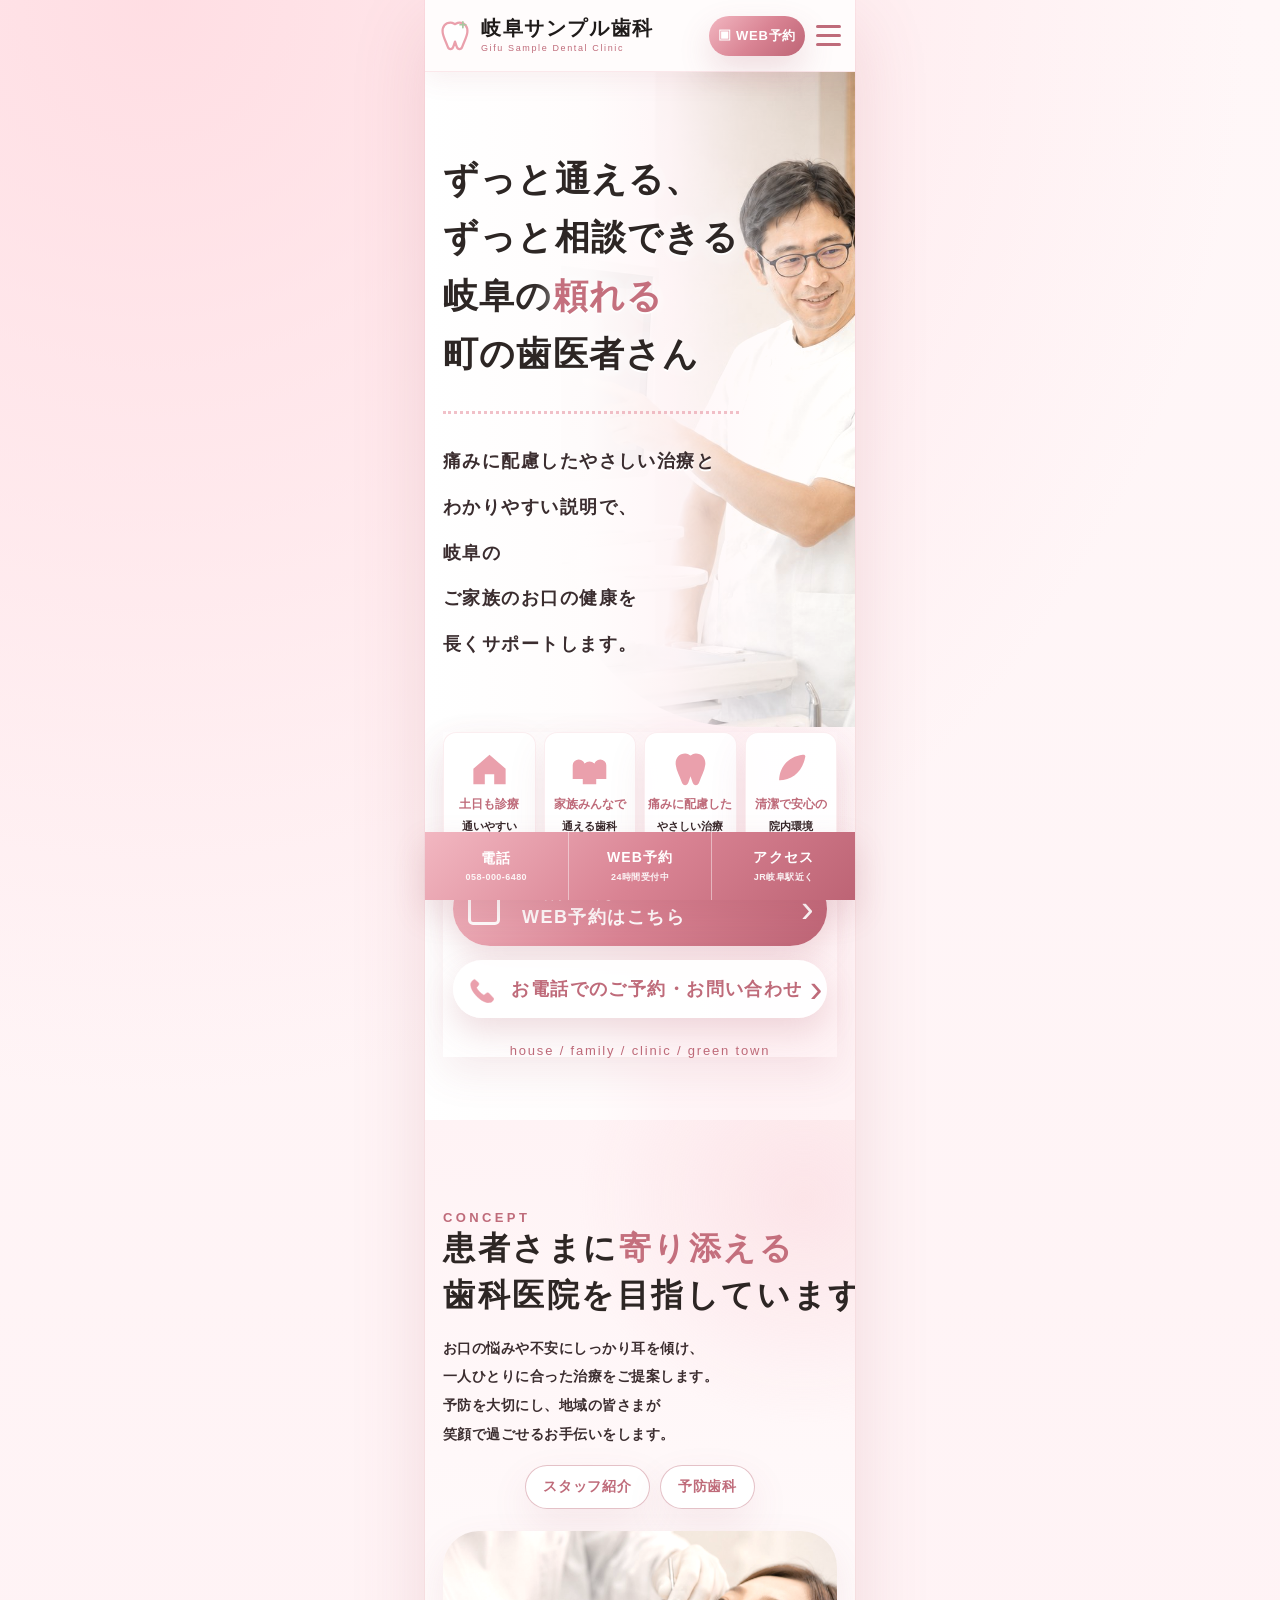
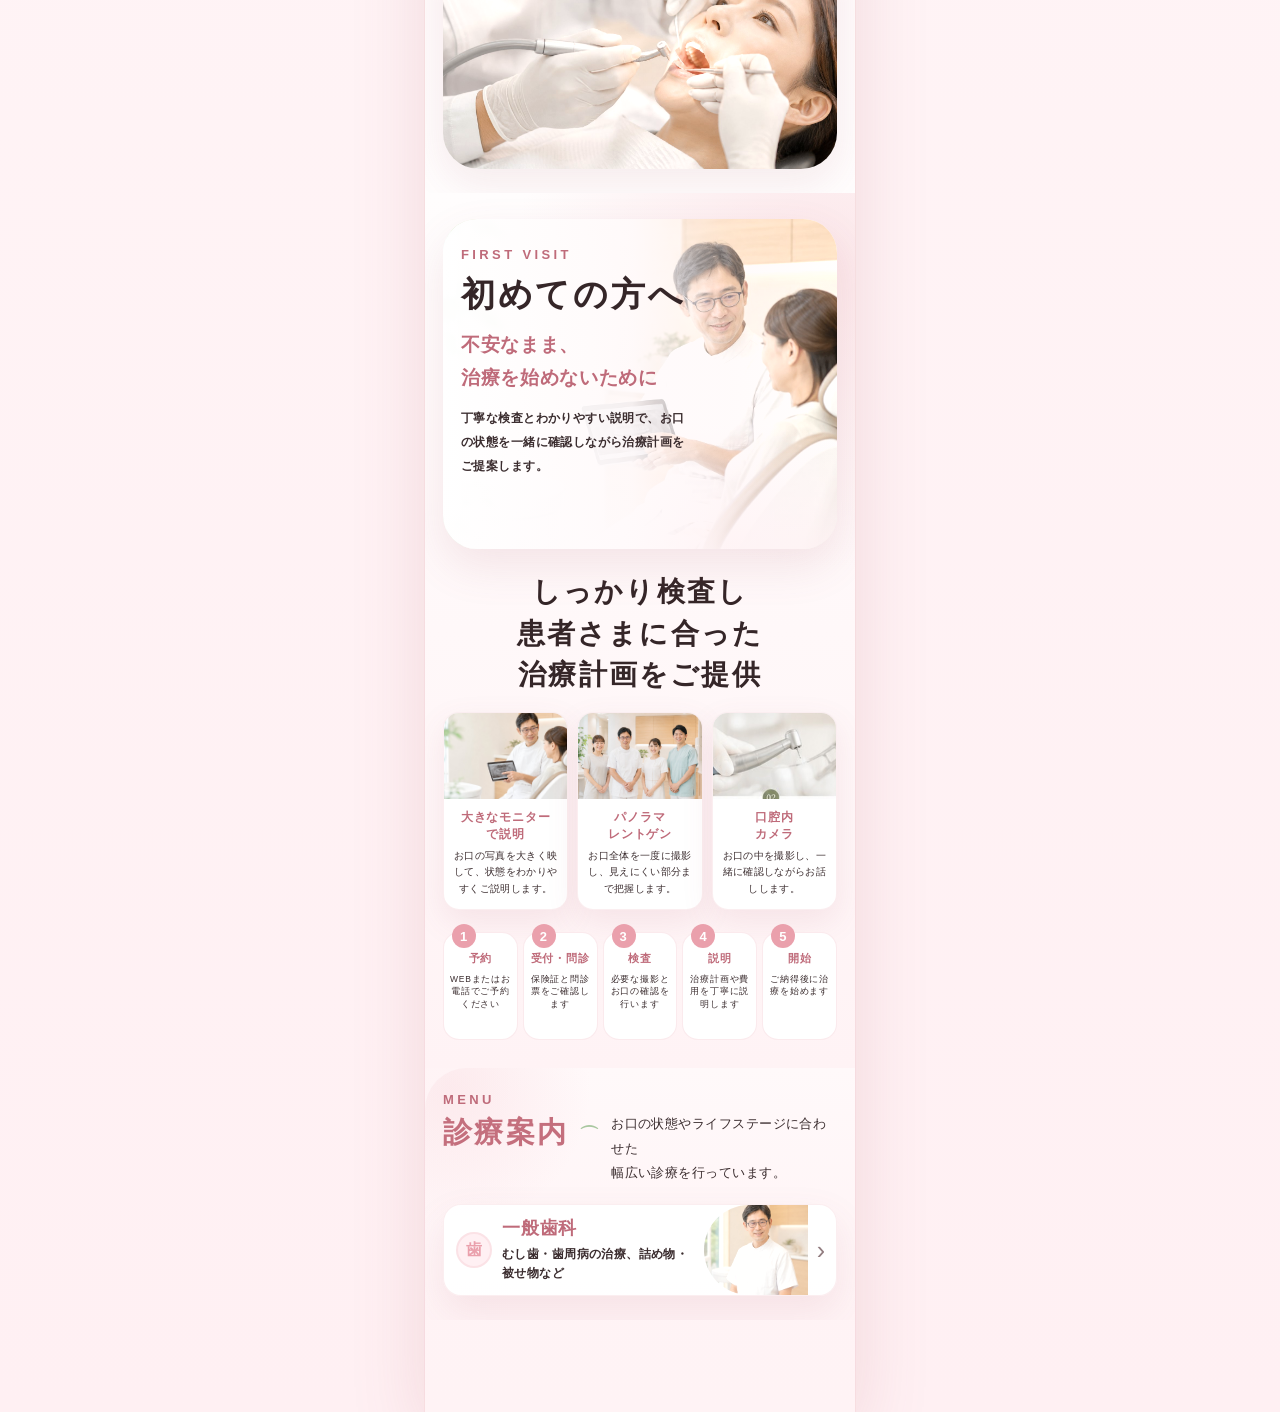
<file: index.html>
<!doctype html>
<html lang="ja">
<head>
  <meta charset="utf-8">
  <meta name="viewport" content="width=device-width, initial-scale=1">
  <title>岐阜サンプル歯科 | Gifu Sample Dental Clinic</title>
  <meta name="description" content="岐阜サンプル歯科は、痛みに配慮したやさしい治療とわかりやすい説明で、ご家族のお口の健康を長く支える歯科医院です。">
  <meta name="theme-color" content="#eaa0ac">
  <meta property="og:type" content="website">
  <meta property="og:site_name" content="岐阜サンプル歯科">
  <meta property="og:title" content="岐阜サンプル歯科 | Gifu Sample Dental Clinic">
  <meta property="og:description" content="ずっと通える、ずっと相談できる。岐阜の頼れる町の歯医者さん。">
  <meta property="og:image" content="assets/friendly_dental_consultation_in_a_modern_clinic.jpg">
  <link rel="icon" href="assets/favicon.svg" type="image/svg+xml">
  <link rel="manifest" href="site.webmanifest">
  <link rel="preload" as="image" href="assets/friendly_dental_consultation_in_a_modern_clinic.jpg">
  <link rel="stylesheet" href="styles.css">
</head>
<body class="home-page">
  <div class="site-shell">
    <header class="site-header">
      <a class="brand" href="index.html" aria-label="岐阜サンプル歯科トップ">
        <svg class="logo-icon" viewBox="0 0 64 64" aria-hidden="true">
          <path d="M24 8c-9 0-15 7-14 17 1 9 6 17 9 26 2 6 8 6 10 0l3-9 3 9c2 6 8 6 10 0 3-9 8-17 9-26C55 15 49 8 40 8c-4 0-6 2-8 3-2-1-4-3-8-3Z" fill="#fff" stroke="#35b7a8" stroke-width="4" stroke-linejoin="round"/>
          <path d="M46 7v10M41 12h10" stroke="#94c781" stroke-width="3" stroke-linecap="round"/>
        </svg>
        <span>
          <span class="brand-name">岐阜サンプル歯科</span>
          <span class="brand-en">Gifu Sample Dental Clinic</span>
        </span>
      </a>
      <a class="reserve-pill" href="reserve.html">▣ WEB予約</a>
      <button class="menu-trigger" type="button" data-menu-button aria-expanded="false" aria-label="メニューを開く">
        <span></span><span></span><span></span>
      </button>
    </header>
    <nav class="drawer" data-drawer aria-label="サイト内メニュー">
      <a href="treatment.html">診療案内 <span>›</span></a>
      <a href="staff.html">スタッフ紹介 <span>›</span></a>
      <a href="index.html#first-guide">初めての方へ <span>›</span></a>
      <a href="clinic.html">院内・アクセス <span>›</span></a>
      <a href="reserve.html">WEB予約・相談 <span>›</span></a>
    </nav>

    <main class="page">
      <section class="hero-visual">
        <img class="hero-photo" src="assets/friendly_dental_consultation_in_a_modern_clinic.jpg" alt="院長が患者さまへ口腔内画像を見せながら説明している診療室">
        <div class="hero-copy reveal">
          <h1>ずっと通える、<br>ずっと相談できる<br>岐阜の<strong>頼れる</strong><br>町の歯医者さん</h1>
          <p>痛みに配慮したやさしい治療と<br>わかりやすい説明で、岐阜の<br>ご家族のお口の健康を<br>長くサポートします。</p>
        </div>

        <div class="floating-panel reveal">
          <div class="badge-wrap">
            <span class="badge">
              <svg viewBox="0 0 64 64" aria-hidden="true"><path d="M8 31 32 10l24 21v23H39V39H25v15H8V31Z"/></svg>
              <strong>土日も診療</strong><em>通いやすい</em>
            </span>
            <span class="badge">
              <svg viewBox="0 0 64 64" aria-hidden="true"><path d="M25 26a9 9 0 1 0-18 0v20h18V26Zm32 0a9 9 0 1 0-18 0v20h18V26ZM32 20a10 10 0 0 0-10 10v24h20V30A10 10 0 0 0 32 20Z"/></svg>
              <strong>家族みんなで</strong><em>通える歯科</em>
            </span>
            <span class="badge">
              <svg viewBox="0 0 64 64" aria-hidden="true"><path d="M24 8c-9 0-15 7-14 17 1 9 6 17 9 26 2 6 8 6 10 0l3-9 3 9c2 6 8 6 10 0 3-9 8-17 9-26C55 15 49 8 40 8c-4 0-6 2-8 3-2-1-4-3-8-3Z"/></svg>
              <strong>痛みに配慮した</strong><em>やさしい治療</em>
            </span>
            <span class="badge">
              <svg viewBox="0 0 64 64" aria-hidden="true"><path d="M50 10C29 13 16 27 15 48c20 0 35-13 39-35 .4-2-1-3.4-4-3Zm-2 6C36 27 27 35 16 49"/></svg>
              <strong>清潔で安心の</strong><em>院内環境</em>
            </span>
          </div>
          <div class="hero-actions">
            <a class="hero-main-reserve" href="reserve.html">
              <span class="hero-calendar" aria-hidden="true"></span>
              <span><small>24時間いつでもOK</small>WEB予約はこちら</span>
              <b>›</b>
            </a>
            <a class="hero-call-reserve" href="tel:0580006480">
              <svg class="hero-phone-icon" viewBox="0 0 64 64" aria-hidden="true"><path d="M20 10c-4 1-8 5-9 9-2 8 4 20 14 30s22 16 30 14c4-1 8-5 9-9l-11-12c-2-2-5-2-7 0l-5 4c-7-4-13-10-17-17l4-5c2-2 2-5 0-7L20 10Z"/></svg>
              <span>お電話でのご予約・お問い合わせ</span>
              <b>›</b>
            </a>
          </div>
          <div class="town-line">house / family / clinic / green town</div>
        </div>
      </section>

      <section class="concept-stage reveal">
        <div class="concept-copy">
          <span class="en-label">Concept</span>
          <h2><span class="heading-line">患者さまに<strong>寄り添える</strong></span><span class="heading-line">歯科医院を目指しています</span></h2>
          <p>お口の悩みや不安にしっかり耳を傾け、<br>一人ひとりに合った治療をご提案します。<br>予防を大切にし、地域の皆さまが<br>笑顔で過ごせるお手伝いをします。</p>
          <div class="btn-row">
            <a class="soft-btn" href="staff.html">スタッフ紹介</a>
            <a class="soft-btn" href="treatment.html">予防歯科</a>
          </div>
        </div>
        <div class="concept-photo">
          <img src="assets/friendly_medical_staff_in_modern_clinic.jpg" alt="岐阜サンプル歯科のスタッフ">
        </div>
      </section>

      <section class="first-guide-stage reveal" id="first-guide">
        <div class="first-guide-visual">
          <img src="assets/dental_consultation_in_a_modern_clinic.jpg" alt="初診時に丁寧に説明する診療風景">
          <div class="first-guide-copy">
            <span class="en-label">FIRST VISIT</span>
            <h2>初めての方へ</h2>
            <p class="guide-lead">不安なまま、<br>治療を始めないために</p>
            <p>丁寧な検査とわかりやすい説明で、お口の状態を一緒に確認しながら治療計画をご提案します。</p>
          </div>
        </div>

        <div class="section-head first-guide-title">
          <h2><span class="heading-line">しっかり検査し</span><span class="heading-line">患者さまに合った</span><span class="heading-line">治療計画をご提供</span></h2>
        </div>

        <div class="exam-row">
          <div class="exam-unit"><img src="assets/dental_consultation_in_a_modern_clinic.jpg" alt="大きなモニター"><b>大きなモニター<br>で説明</b><p>お口の写真を大きく映して、状態をわかりやすくご説明します。</p></div>
          <div class="exam-unit"><img src="assets/modern_bright_dental_treatment_room.jpg" alt="パノラマレントゲン"><b>パノラマ<br>レントゲン</b><p>お口全体を一度に撮影し、見えにくい部分まで把握します。</p></div>
          <div class="exam-unit"><img src="assets/gifu-equipment-camera.jpg" alt="口腔内カメラ"><b>口腔内<br>カメラ</b><p>お口の中を撮影し、一緒に確認しながらお話しします。</p></div>
        </div>

        <div class="flow-line compact-flow">
          <div class="flow-step" data-step="1"><b>予約</b><span>WEBまたはお電話でご予約ください</span></div>
          <div class="flow-step" data-step="2"><b>受付・問診</b><span>保険証と問診票をご確認します</span></div>
          <div class="flow-step" data-step="3"><b>検査</b><span>必要な撮影とお口の確認を行います</span></div>
          <div class="flow-step" data-step="4"><b>説明</b><span>治療計画や費用を丁寧に説明します</span></div>
          <div class="flow-step" data-step="5"><b>開始</b><span>ご納得後に治療を始めます</span></div>
        </div>
      </section>

      <section class="menu-preview reveal">
        <div class="menu-title-row">
          <div>
            <span class="en-label">MENU</span>
            <h2>診療案内 <span class="leaf">⌒</span></h2>
          </div>
          <p>お口の状態やライフステージに合わせた<br>幅広い診療を行っています。</p>
        </div>
        <a class="menu-band" href="treatment.html">
          <span class="line-icon">歯</span>
          <h3>一般歯科</h3>
          <p>むし歯・歯周病の治療、詰め物・被せ物など</p>
          <img class="photo-slice" src="assets/dental_checkup_in_progress.jpg" alt="一般歯科の診療風景">
        </a>
      </section>
    </main>
  </div>

  <nav class="bottom-action-bar" aria-label="固定予約導線">
    <a href="tel:0580006480"><span>電話</span><small>058-000-6480</small></a>
    <a href="reserve.html"><span>WEB予約</span><small>24時間受付中</small></a>
    <a href="clinic.html#access"><span>アクセス</span><small>JR岐阜駅近く</small></a>
  </nav>
  <script src="app.js"></script>
</body>
</html>
</file>
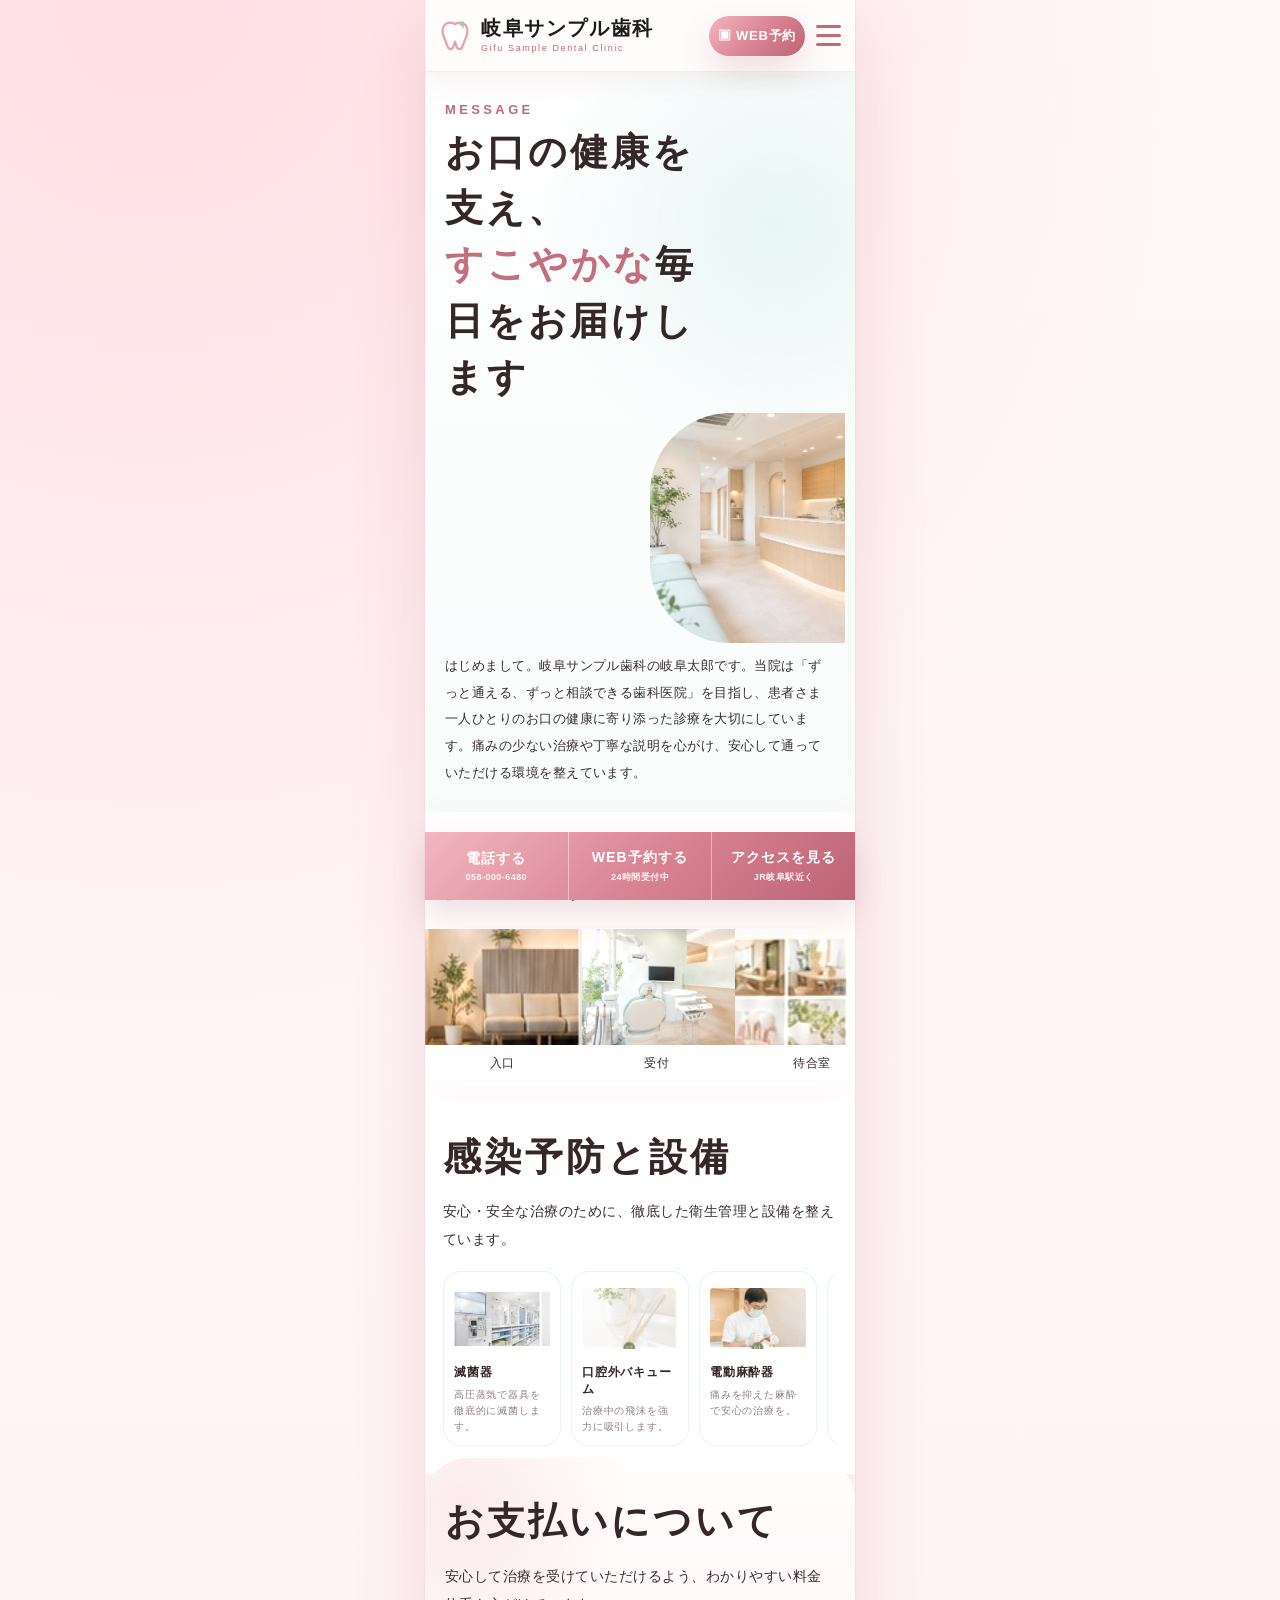
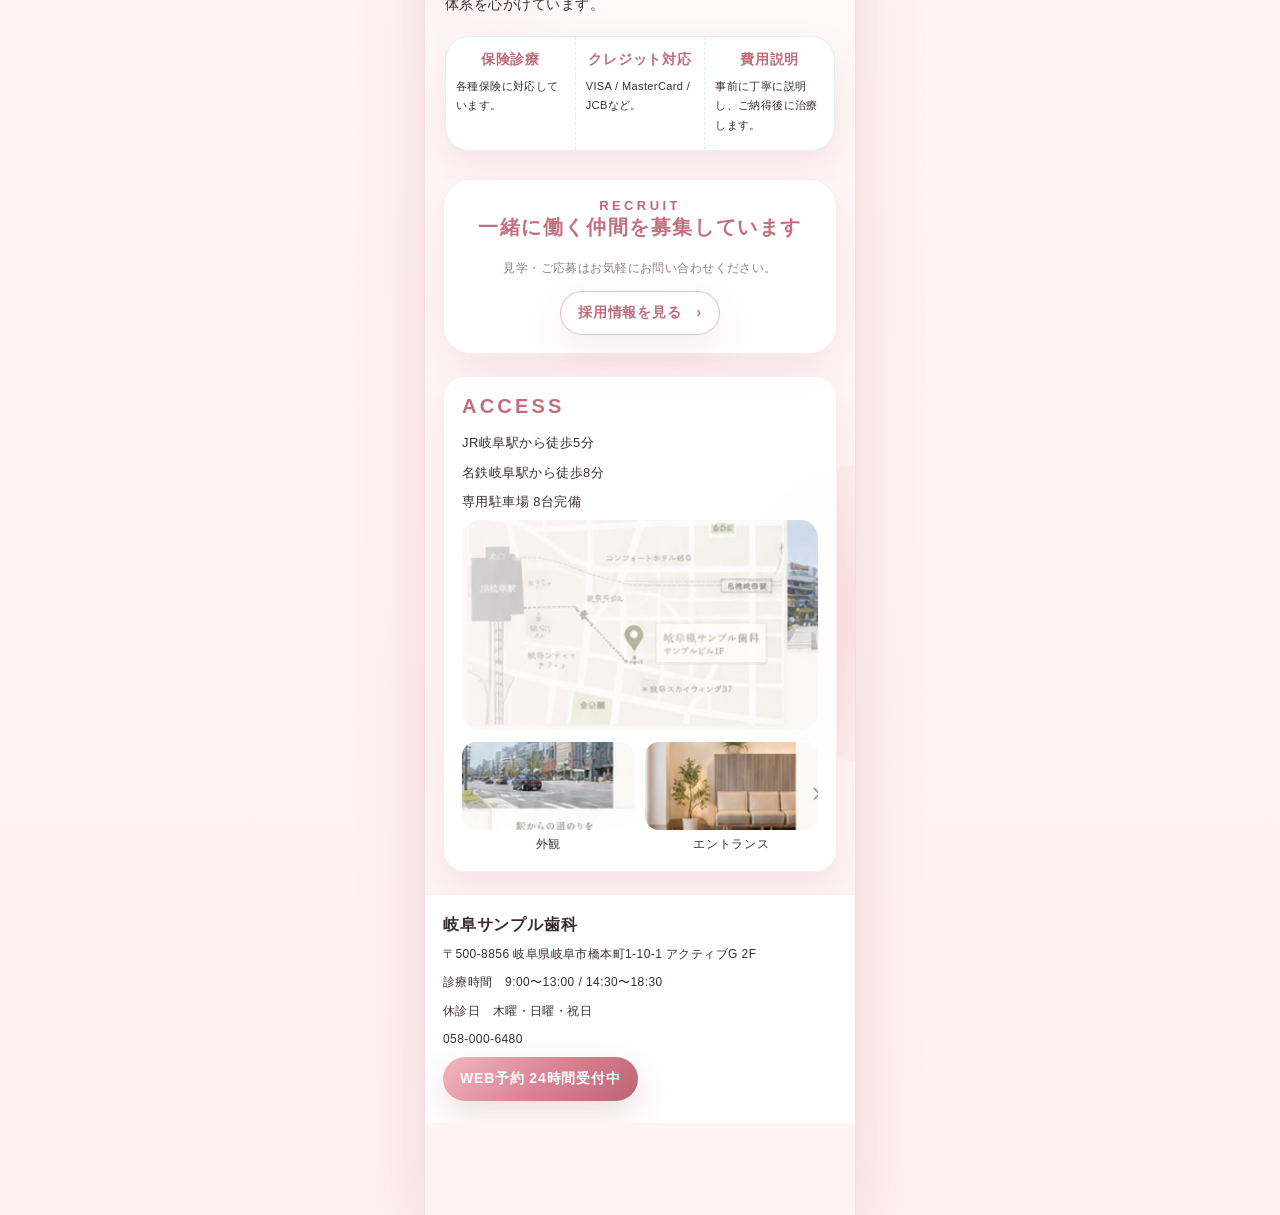
<file: clinic.html>
<!doctype html>
<html lang="ja">
<head>
  <meta charset="utf-8">
  <meta name="viewport" content="width=device-width, initial-scale=1">
  <title>院内・設備・アクセス | 岐阜サンプル歯科</title>
  <meta name="description" content="岐阜サンプル歯科の院内紹介、感染予防設備、アクセス情報。清潔で安心できる院内環境を整えています。">
  <meta name="theme-color" content="#eaa0ac">
  <meta property="og:type" content="website">
  <meta property="og:site_name" content="岐阜サンプル歯科">
  <meta property="og:title" content="院内・設備・アクセス | 岐阜サンプル歯科">
  <meta property="og:description" content="院内紹介、設備、アクセスを写真付きでご案内します。">
  <meta property="og:image" content="assets/serene_minimalist_reception_space.jpg">
  <link rel="icon" href="assets/favicon.svg" type="image/svg+xml">
  <link rel="manifest" href="site.webmanifest">
  <link rel="stylesheet" href="styles.css">
</head>
<body>
  <div class="site-shell">
    <header class="site-header">
      <a class="brand" href="index.html" aria-label="岐阜サンプル歯科トップ">
        <svg class="logo-icon" viewBox="0 0 64 64" aria-hidden="true">
          <path d="M24 8c-9 0-15 7-14 17 1 9 6 17 9 26 2 6 8 6 10 0l3-9 3 9c2 6 8 6 10 0 3-9 8-17 9-26C55 15 49 8 40 8c-4 0-6 2-8 3-2-1-4-3-8-3Z" fill="#fff" stroke="#35b7a8" stroke-width="4" stroke-linejoin="round"/>
          <path d="M46 7v10M41 12h10" stroke="#94c781" stroke-width="3" stroke-linecap="round"/>
        </svg>
        <span>
          <span class="brand-name">岐阜サンプル歯科</span>
          <span class="brand-en">Gifu Sample Dental Clinic</span>
        </span>
      </a>
      <a class="reserve-pill" href="reserve.html">▣ WEB予約</a>
      <button class="menu-trigger" type="button" data-menu-button aria-expanded="false" aria-label="メニューを開く">
        <span></span><span></span><span></span>
      </button>
    </header>
    <nav class="drawer" data-drawer aria-label="サイト内メニュー">
      <a href="index.html">ホーム <span>›</span></a>
      <a href="treatment.html">診療案内 <span>›</span></a>
      <a href="staff.html">スタッフ紹介 <span>›</span></a>
      <a href="index.html#first-guide">初めての方へ <span>›</span></a>
      <a href="reserve.html">WEB予約・相談 <span>›</span></a>
    </nav>

    <main class="page">
      <section class="message-stage reveal">
        <div class="section-head">
          <span class="en-label">MESSAGE</span>
          <h1>お口の健康を支え、<br><strong>すこやかな</strong>毎日をお届けします</h1>
        </div>
        <img src="assets/friendly_professional_in_a_modern_clinic.jpg" alt="院長 岐阜太郎">
        <p>はじめまして。岐阜サンプル歯科の岐阜太郎です。当院は「ずっと通える、ずっと相談できる歯科医院」を目指し、患者さま一人ひとりのお口の健康に寄り添った診療を大切にしています。痛みの少ない治療や丁寧な説明を心がけ、安心して通っていただける環境を整えています。</p>
      </section>

      <section class="clinic-gallery reveal">
        <div class="section-head">
          <span class="en-label">CLINIC</span>
          <h2>院内紹介 <span class="leaf">⌒</span></h2>
        </div>
        <div class="gallery-row">
          <figure><img src="assets/gifu-clinic-entrance.jpg" alt="入口"><figcaption>入口</figcaption></figure>
          <figure><img src="assets/serene_minimalist_reception_space.jpg" alt="受付"><figcaption>受付</figcaption></figure>
          <figure><img src="assets/gifu-clinic-waiting.jpg" alt="待合室"><figcaption>待合室</figcaption></figure>
          <figure><img src="assets/modern_bright_dental_treatment_room.jpg" alt="診療室"><figcaption>診療室</figcaption></figure>
          <figure><img src="assets/gifu-clinic-private.jpg" alt="半個室"><figcaption>半個室</figcaption></figure>
          <figure><img src="assets/gifu-clinic-kids.jpg" alt="キッズスペース"><figcaption>キッズスペース</figcaption></figure>
        </div>
      </section>

      <section class="equipment-strip reveal">
        <div class="section-head">
          <h2>感染予防と設備</h2>
          <p>安心・安全な治療のために、徹底した衛生管理と設備を整えています。</p>
        </div>
        <div class="equipment-row">
          <div class="equipment-unit"><img src="assets/gifu-equipment-sterilizer.jpg" alt="滅菌器"><b>滅菌器</b><span>高圧蒸気で器具を徹底的に滅菌します。</span></div>
          <div class="equipment-unit"><img src="assets/gifu-equipment-vacuum.jpg" alt="口腔外バキューム"><b>口腔外バキューム</b><span>治療中の飛沫を強力に吸引します。</span></div>
          <div class="equipment-unit"><img src="assets/gifu-equipment-anesthesia.jpg" alt="電動麻酔器"><b>電動麻酔器</b><span>痛みを抑えた麻酔で安心の治療を。</span></div>
          <div class="equipment-unit"><img src="assets/gifu-equipment-camera.jpg" alt="口腔内カメラ"><b>口腔内カメラ</b><span>お口の状態を見える化します。</span></div>
          <div class="equipment-unit"><img src="assets/gifu-equipment-xray.jpg" alt="歯科用CT"><b>歯科用CT</b><span>精密な治療計画に活用します。</span></div>
        </div>
      </section>

      <section class="section-band wave reveal">
        <div class="section-head">
          <h2>お支払いについて</h2>
          <p>安心して治療を受けていただけるよう、わかりやすい料金体系を心がけています。</p>
        </div>
        <div class="three-column">
          <div><h3>保険診療</h3><p>各種保険に対応しています。</p></div>
          <div><h3>クレジット対応</h3><p>VISA / MasterCard / JCBなど。</p></div>
          <div><h3>費用説明</h3><p>事前に丁寧に説明し、ご納得後に治療します。</p></div>
        </div>
      </section>

      <section class="reservation-bar reveal">
        <span class="en-label">RECRUIT</span>
        <h2>一緒に働く仲間を募集しています</h2>
        <p class="section-note">見学・ご応募はお気軽にお問い合わせください。</p>
        <a class="soft-btn" href="reserve.html">採用情報を見る　›</a>
      </section>

      <section class="access-band reveal" id="access" style="margin:0 18px 22px">
        <h2>ACCESS</h2>
        <p>JR岐阜駅から徒歩5分</p>
        <p>名鉄岐阜駅から徒歩8分</p>
        <p>専用駐車場 8台完備</p>
        <div class="access-map google-map">
          <iframe title="岐阜サンプル歯科 Google Map" src="https://www.google.com/maps?q=%E5%B2%90%E9%98%9C%E7%9C%8C%E5%B2%90%E9%98%9C%E5%B8%82%E6%A9%8B%E6%9C%AC%E7%94%BA1-10-1%20%E3%82%A2%E3%82%AF%E3%83%86%E3%82%A3%E3%83%96G%202F&output=embed" loading="lazy" referrerpolicy="no-referrer-when-downgrade"></iframe>
        </div>
        <div class="photo-pair">
          <figure><img src="assets/gifu-access-exterior.jpg" alt="外観"><figcaption>外観</figcaption></figure>
          <figure><img src="assets/gifu-access-entry.jpg" alt="エントランス"><figcaption>エントランス</figcaption></figure>
        </div>
      </section>

      <footer class="footer-info">
        <strong>岐阜サンプル歯科</strong>
        <p>〒500-8856 岐阜県岐阜市橋本町1-10-1 アクティブG 2F</p>
        <p>診療時間　9:00〜13:00 / 14:30〜18:30</p>
        <p>休診日　木曜・日曜・祝日</p>
        <p>058-000-6480</p>
        <a class="solid-btn" href="reserve.html">WEB予約 24時間受付中</a>
      </footer>
    </main>
  </div>

  <nav class="bottom-action-bar" aria-label="固定予約導線">
    <a href="tel:0580006480"><span>電話する</span><small>058-000-6480</small></a>
    <a href="reserve.html"><span>WEB予約する</span><small>24時間受付中</small></a>
    <a href="#access"><span>アクセスを見る</span><small>JR岐阜駅近く</small></a>
  </nav>
  <script src="app.js"></script>
</body>
</html>
</file>
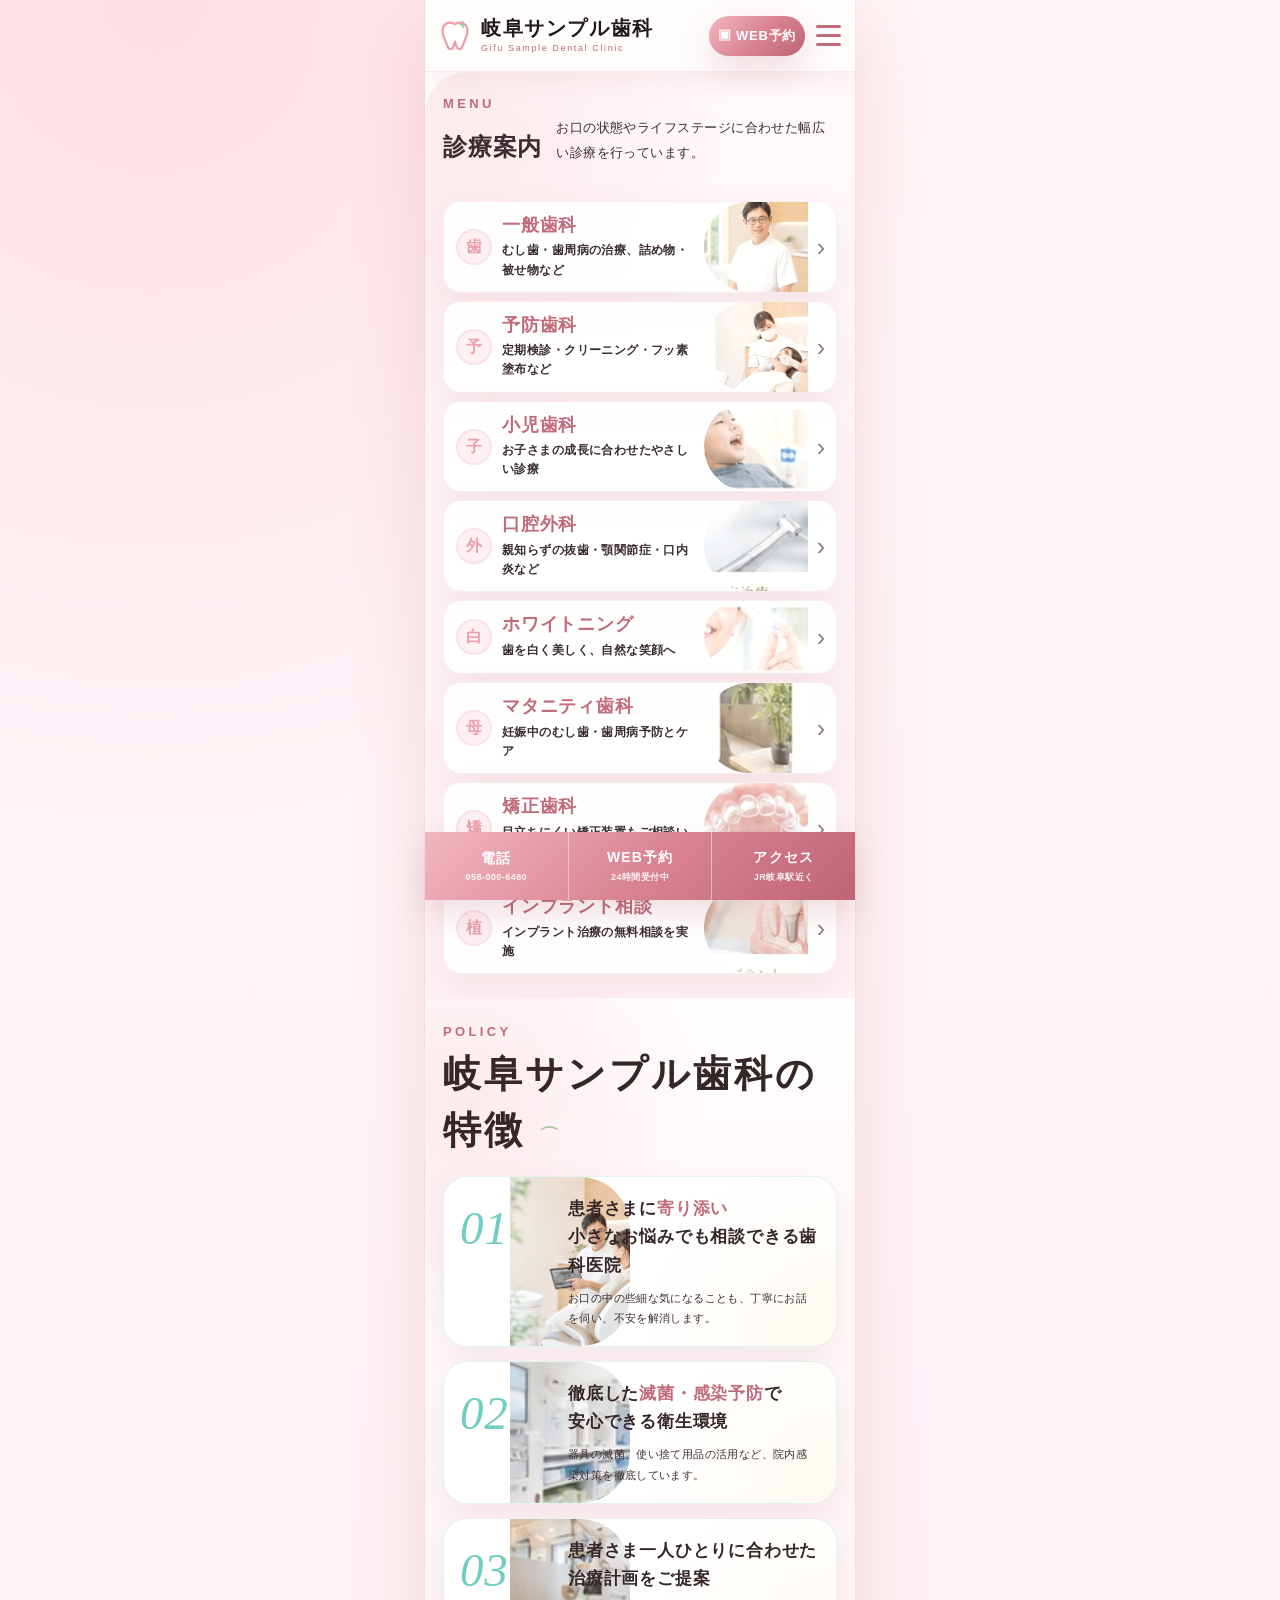
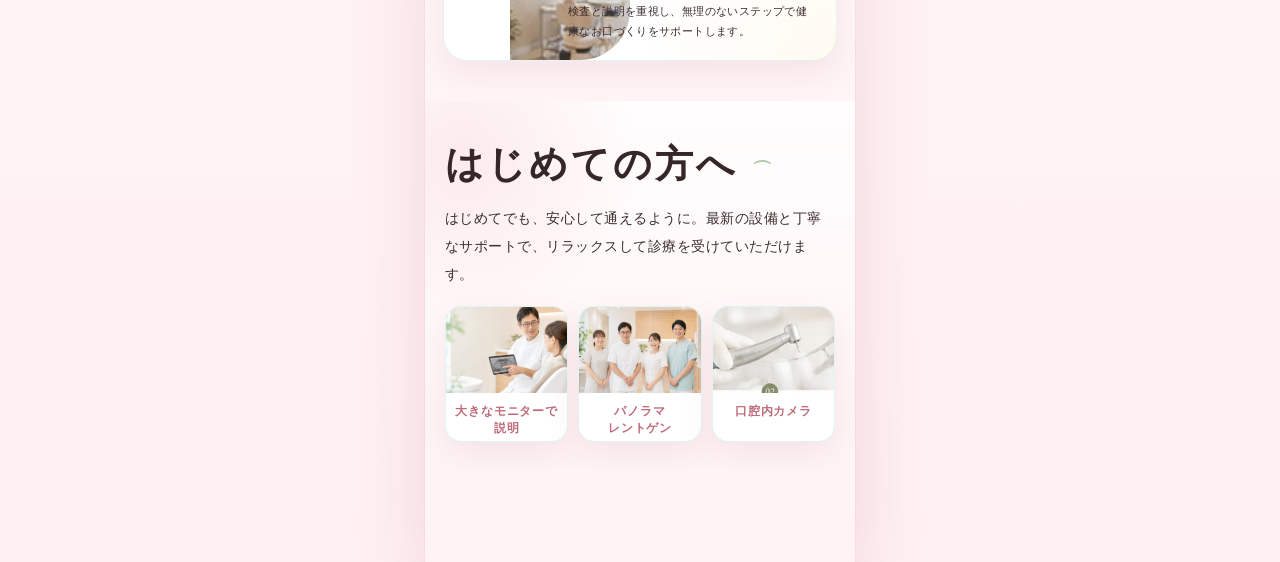
<file: features.html>
<!doctype html>
<html lang="ja">
<head>
  <meta charset="utf-8">
  <meta name="viewport" content="width=device-width, initial-scale=1">
  <title>特徴・診療入口 | 岐阜サンプル歯科</title>
  <meta name="description" content="岐阜サンプル歯科の特徴と診療入口。患者さまに寄り添う説明、衛生管理、治療計画の提案を大切にしています。">
  <meta name="theme-color" content="#eaa0ac">
  <meta property="og:type" content="website">
  <meta property="og:site_name" content="岐阜サンプル歯科">
  <meta property="og:title" content="特徴・診療入口 | 岐阜サンプル歯科">
  <meta property="og:description" content="岐阜サンプル歯科の特徴と診療メニューをまとめてご案内します。">
  <meta property="og:image" content="assets/dental_consultation_in_a_modern_clinic.jpg">
  <link rel="icon" href="assets/favicon.svg" type="image/svg+xml">
  <link rel="manifest" href="site.webmanifest">
  <link rel="stylesheet" href="styles.css">
</head>
<body>
  <div class="site-shell">
    <header class="site-header">
      <a class="brand" href="index.html" aria-label="岐阜サンプル歯科トップ">
        <svg class="logo-icon" viewBox="0 0 64 64" aria-hidden="true">
          <path d="M24 8c-9 0-15 7-14 17 1 9 6 17 9 26 2 6 8 6 10 0l3-9 3 9c2 6 8 6 10 0 3-9 8-17 9-26C55 15 49 8 40 8c-4 0-6 2-8 3-2-1-4-3-8-3Z" fill="#fff" stroke="#35b7a8" stroke-width="4" stroke-linejoin="round"/>
          <path d="M46 7v10M41 12h10" stroke="#94c781" stroke-width="3" stroke-linecap="round"/>
        </svg>
        <span>
          <span class="brand-name">岐阜サンプル歯科</span>
          <span class="brand-en">Gifu Sample Dental Clinic</span>
        </span>
      </a>
      <a class="reserve-pill" href="reserve.html">▣ WEB予約</a>
      <button class="menu-trigger" type="button" data-menu-button aria-expanded="false" aria-label="メニューを開く">
        <span></span><span></span><span></span>
      </button>
    </header>
    <nav class="drawer" data-drawer aria-label="サイト内メニュー">
      <a href="index.html">ホーム <span>›</span></a>
      <a href="treatment.html">診療案内 <span>›</span></a>
      <a href="staff.html">スタッフ紹介 <span>›</span></a>
      <a href="index.html#first-guide">初めての方へ <span>›</span></a>
      <a href="reserve.html">WEB予約・相談 <span>›</span></a>
    </nav>

    <main class="page">
      <section class="menu-preview reveal">
        <div class="menu-title-row">
          <div><span class="en-label">MENU</span><h1>診療案内</h1></div>
          <p>お口の状態やライフステージに合わせた幅広い診療を行っています。</p>
        </div>
        <a class="menu-band" href="treatment.html"><span class="line-icon">歯</span><h3>一般歯科</h3><p>むし歯・歯周病の治療、詰め物・被せ物など</p><img class="photo-slice" src="assets/dental_checkup_in_progress.jpg" alt="一般歯科"></a>
        <a class="menu-band" href="treatment.html"><span class="line-icon">予</span><h3>予防歯科</h3><p>定期検診・クリーニング・フッ素塗布など</p><img class="photo-slice" src="assets/efficient_dental_care_in_a_serene_clinic.jpg" alt="予防歯科"></a>
        <a class="menu-band" href="treatment.html"><span class="line-icon">子</span><h3>小児歯科</h3><p>お子さまの成長に合わせたやさしい診療</p><img class="photo-slice" src="assets/gifu-menu-child.jpg" alt="小児歯科"></a>
        <a class="menu-band" href="treatment.html"><span class="line-icon">外</span><h3>口腔外科</h3><p>親知らずの抜歯・顎関節症・口内炎など</p><img class="photo-slice" src="assets/gifu-menu-oral.jpg" alt="口腔外科"></a>
        <a class="menu-band" href="treatment.html"><span class="line-icon">白</span><h3>ホワイトニング</h3><p>歯を白く美しく、自然な笑顔へ</p><img class="photo-slice" src="assets/gifu-menu-whitening.jpg" alt="ホワイトニング"></a>
        <a class="menu-band" href="treatment.html"><span class="line-icon">母</span><h3>マタニティ歯科</h3><p>妊娠中のむし歯・歯周病予防とケア</p><img class="photo-slice" src="assets/gifu-menu-maternity.jpg" alt="マタニティ歯科"></a>
        <a class="menu-band" href="treatment.html"><span class="line-icon">矯</span><h3>矯正歯科</h3><p>目立ちにくい矯正装置もご相談いただけます</p><img class="photo-slice" src="assets/gifu-menu-orthodontics.jpg" alt="矯正歯科"></a>
        <a class="menu-band" href="treatment.html"><span class="line-icon">植</span><h3>インプラント相談</h3><p>インプラント治療の無料相談を実施</p><img class="photo-slice" src="assets/gifu-menu-implant.jpg" alt="インプラント相談"></a>
      </section>

      <section class="policy-strip reveal">
        <span class="en-label">POLICY</span>
        <div class="section-head">
          <h2>岐阜サンプル歯科の特徴 <span class="leaf">⌒</span></h2>
        </div>
        <div class="policy-row">
          <span class="num">01</span>
          <img src="assets/dental_consultation_in_a_modern_clinic.jpg" alt="患者さまに寄り添う説明">
          <h3>患者さまに<strong>寄り添い</strong><br>小さなお悩みでも相談できる歯科医院</h3>
          <p>お口の中の些細な気になることも、丁寧にお話を伺い、不安を解消します。</p>
        </div>
        <div class="policy-row">
          <span class="num">02</span>
          <img src="assets/gifu-equipment-sterilizer.jpg" alt="滅菌環境">
          <h3>徹底した<strong>滅菌・感染予防</strong>で<br>安心できる衛生環境</h3>
          <p>器具の滅菌、使い捨て用品の活用など、院内感染対策を徹底しています。</p>
        </div>
        <div class="policy-row">
          <span class="num">03</span>
          <img src="assets/gifu-equipment-xray.jpg" alt="治療計画の説明">
          <h3>患者さま一人ひとりに合わせた<br>治療計画をご提案</h3>
          <p>検査と説明を重視し、無理のないステップで健康なお口づくりをサポートします。</p>
        </div>
      </section>

      <section class="section-band mint reveal">
        <div class="section-head">
          <h2>はじめての方へ <span class="leaf">⌒</span></h2>
          <p>はじめてでも、安心して通えるように。最新の設備と丁寧なサポートで、リラックスして診療を受けていただけます。</p>
        </div>
        <div class="exam-row" style="padding:0">
          <div class="exam-unit"><img src="assets/dental_consultation_in_a_modern_clinic.jpg" alt="大きなモニター"><b>大きなモニターで説明</b></div>
          <div class="exam-unit"><img src="assets/modern_bright_dental_treatment_room.jpg" alt="パノラマレントゲン"><b>パノラマ<br>レントゲン</b></div>
          <div class="exam-unit"><img src="assets/gifu-equipment-camera.jpg" alt="口腔内カメラ"><b>口腔内カメラ</b></div>
        </div>
      </section>
    </main>
  </div>

  <nav class="bottom-action-bar" aria-label="固定予約導線">
    <a href="tel:0580006480"><span>電話</span><small>058-000-6480</small></a>
    <a href="reserve.html"><span>WEB予約</span><small>24時間受付中</small></a>
    <a href="clinic.html#access"><span>アクセス</span><small>JR岐阜駅近く</small></a>
  </nav>
  <script src="app.js"></script>
</body>
</html>
</file>
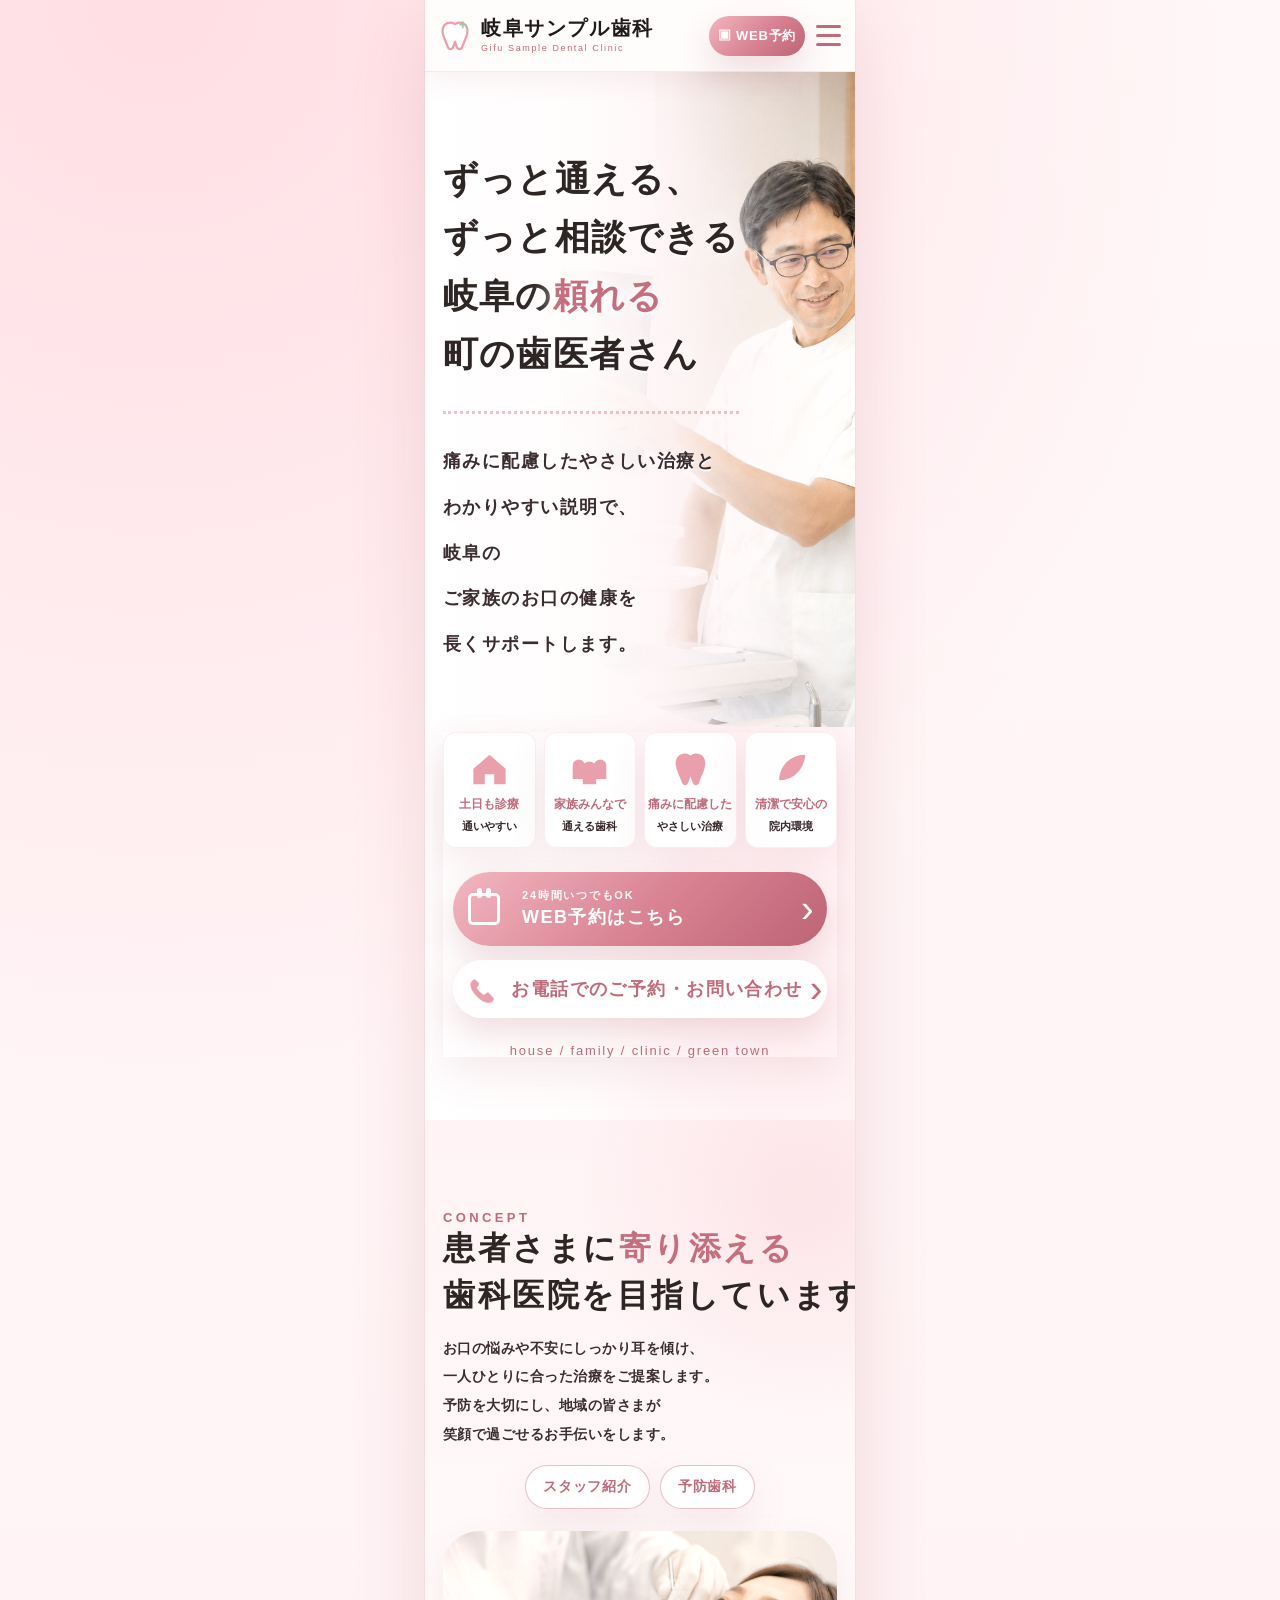
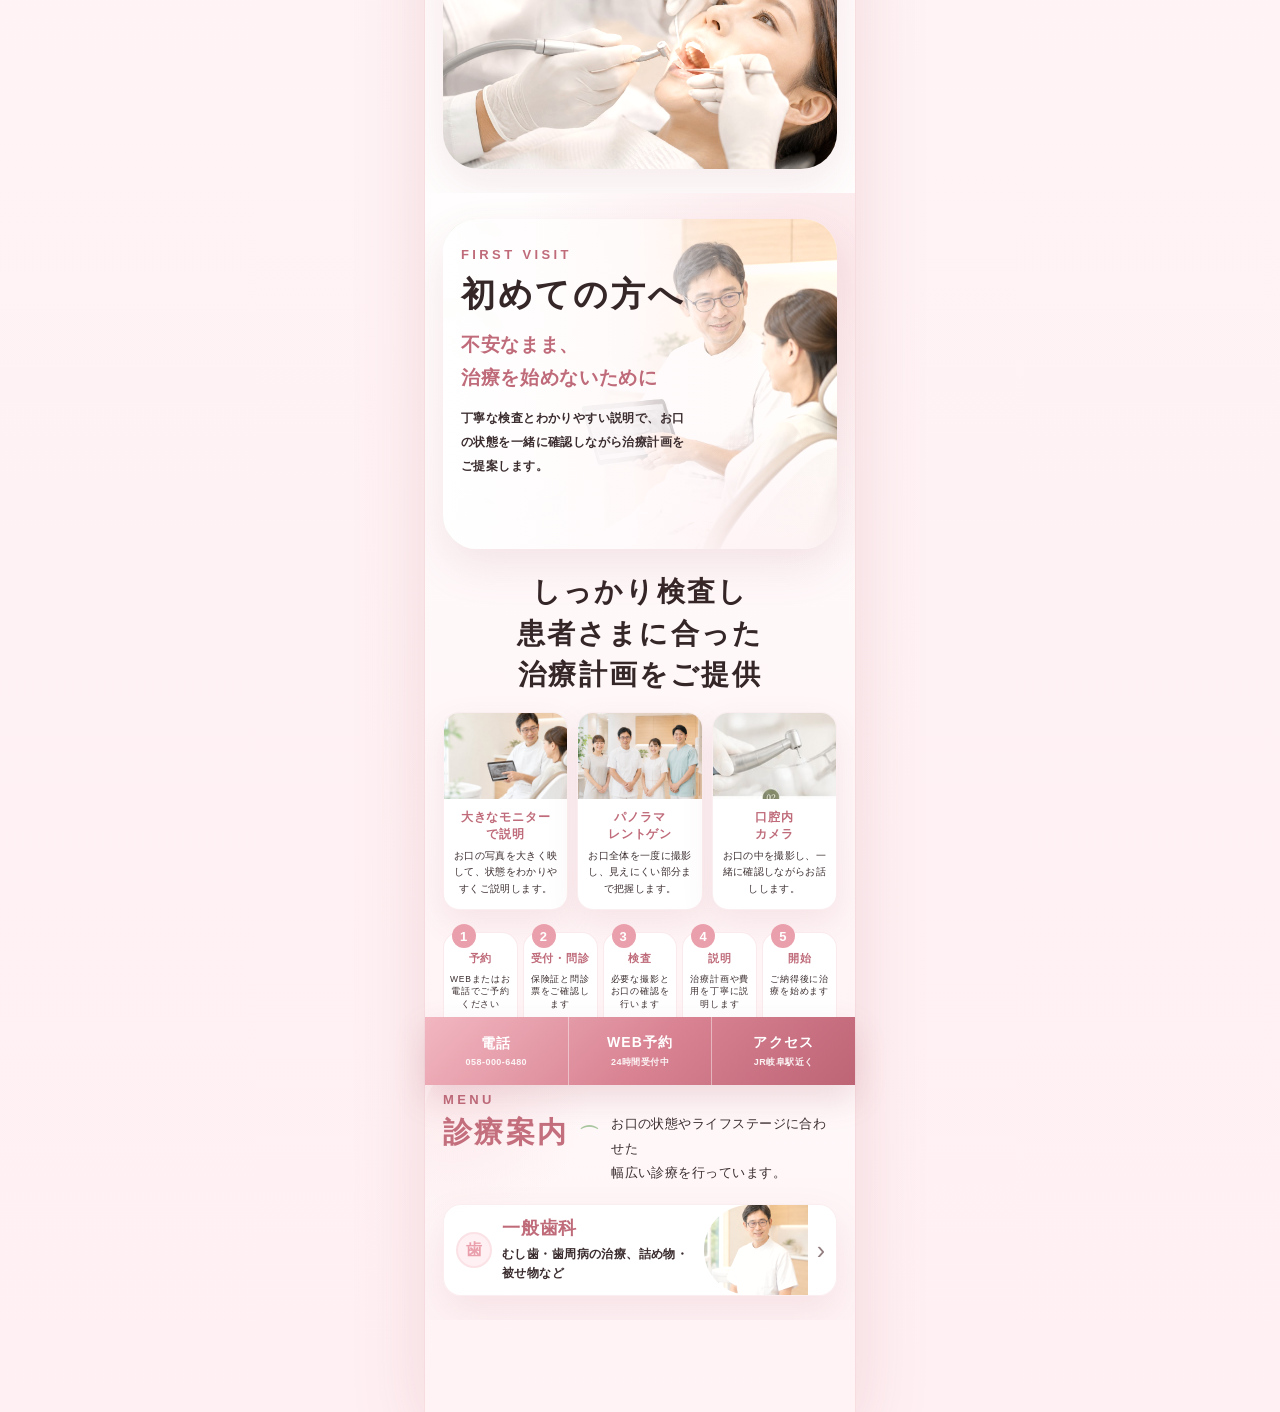
<file: first.html>
<!doctype html>
<html lang="ja">
<head>
  <meta charset="utf-8">
  <meta name="viewport" content="width=device-width, initial-scale=1">
  <title>初めての方へ | 岐阜サンプル歯科</title>
  <meta name="robots" content="noindex">
  <meta http-equiv="refresh" content="0; url=index.html#first-guide">
  <link rel="canonical" href="index.html#first-guide">
</head>
<body>
  <p><a href="index.html#first-guide">初めての方へ移動します</a></p>
</body>
</html>
</file>
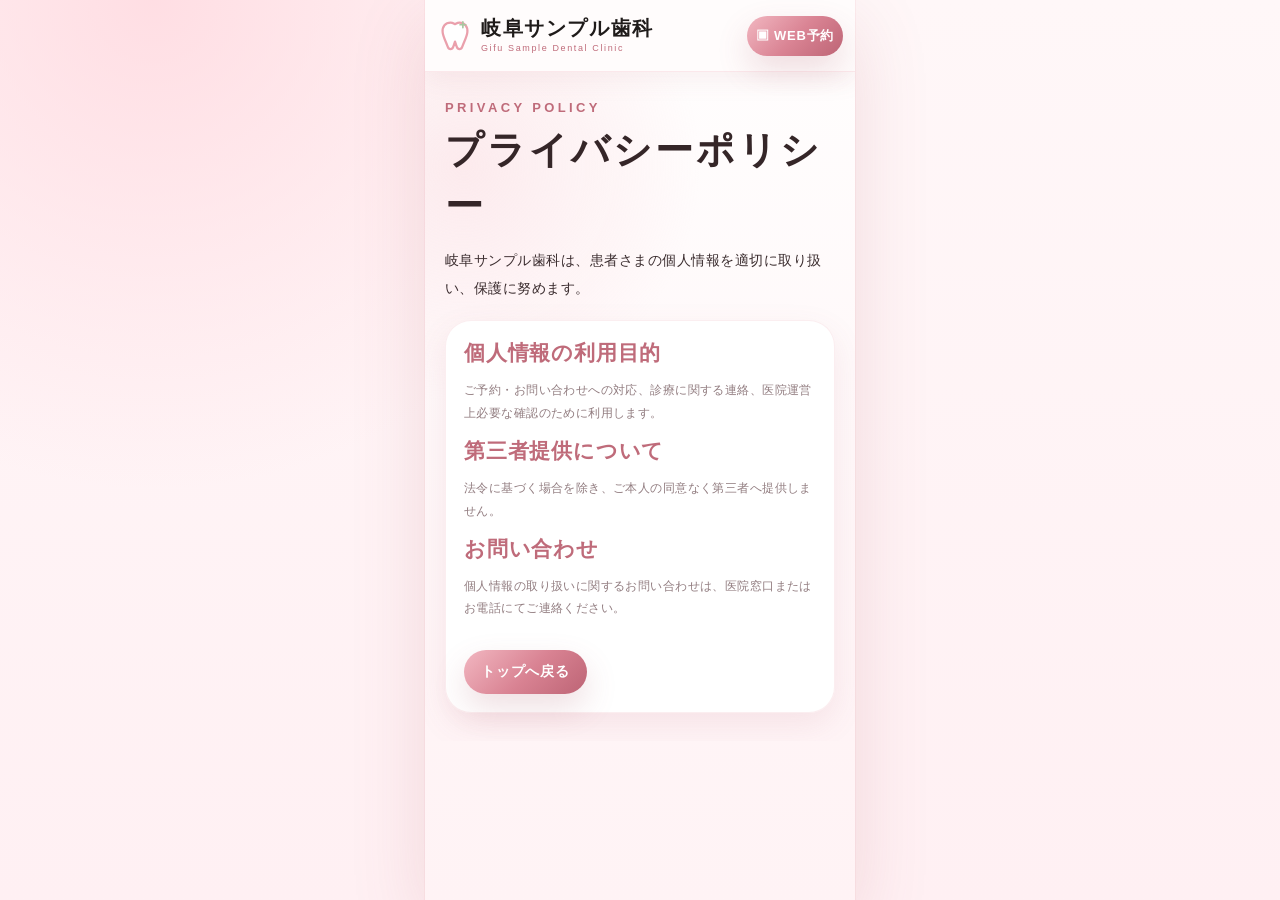
<file: privacy.html>
<!doctype html>
<html lang="ja">
<head>
  <meta charset="utf-8">
  <meta name="viewport" content="width=device-width, initial-scale=1">
  <title>プライバシーポリシー | 岐阜サンプル歯科</title>
  <meta name="description" content="岐阜サンプル歯科のプライバシーポリシーです。">
  <meta name="theme-color" content="#eaa0ac">
  <link rel="icon" href="assets/favicon.svg" type="image/svg+xml">
  <link rel="manifest" href="site.webmanifest">
  <link rel="stylesheet" href="styles.css">
</head>
<body>
  <div class="site-shell">
    <header class="site-header">
      <a class="brand" href="index.html" aria-label="岐阜サンプル歯科トップ">
        <svg class="logo-icon" viewBox="0 0 64 64" aria-hidden="true">
          <path d="M24 8c-9 0-15 7-14 17 1 9 6 17 9 26 2 6 8 6 10 0l3-9 3 9c2 6 8 6 10 0 3-9 8-17 9-26C55 15 49 8 40 8c-4 0-6 2-8 3-2-1-4-3-8-3Z" fill="#fff" stroke="#35b7a8" stroke-width="4" stroke-linejoin="round"/>
          <path d="M46 7v10M41 12h10" stroke="#94c781" stroke-width="3" stroke-linecap="round"/>
        </svg>
        <span><span class="brand-name">岐阜サンプル歯科</span><span class="brand-en">Gifu Sample Dental Clinic</span></span>
      </a>
      <a class="reserve-pill" href="reserve.html">▣ WEB予約</a>
    </header>
    <main class="page">
      <section class="section-band mint">
        <div class="section-head">
          <span class="en-label">PRIVACY POLICY</span>
          <h1>プライバシーポリシー</h1>
          <p>岐阜サンプル歯科は、患者さまの個人情報を適切に取り扱い、保護に努めます。</p>
        </div>
        <div class="payment-panel" style="margin:0">
          <h2>個人情報の利用目的</h2>
          <p class="section-note">ご予約・お問い合わせへの対応、診療に関する連絡、医院運営上必要な確認のために利用します。</p>
          <h2>第三者提供について</h2>
          <p class="section-note">法令に基づく場合を除き、ご本人の同意なく第三者へ提供しません。</p>
          <h2>お問い合わせ</h2>
          <p class="section-note">個人情報の取り扱いに関するお問い合わせは、医院窓口またはお電話にてご連絡ください。</p>
          <a class="solid-btn" href="index.html" style="margin-top:18px">トップへ戻る</a>
        </div>
      </section>
    </main>
  </div>
</body>
</html>
</file>
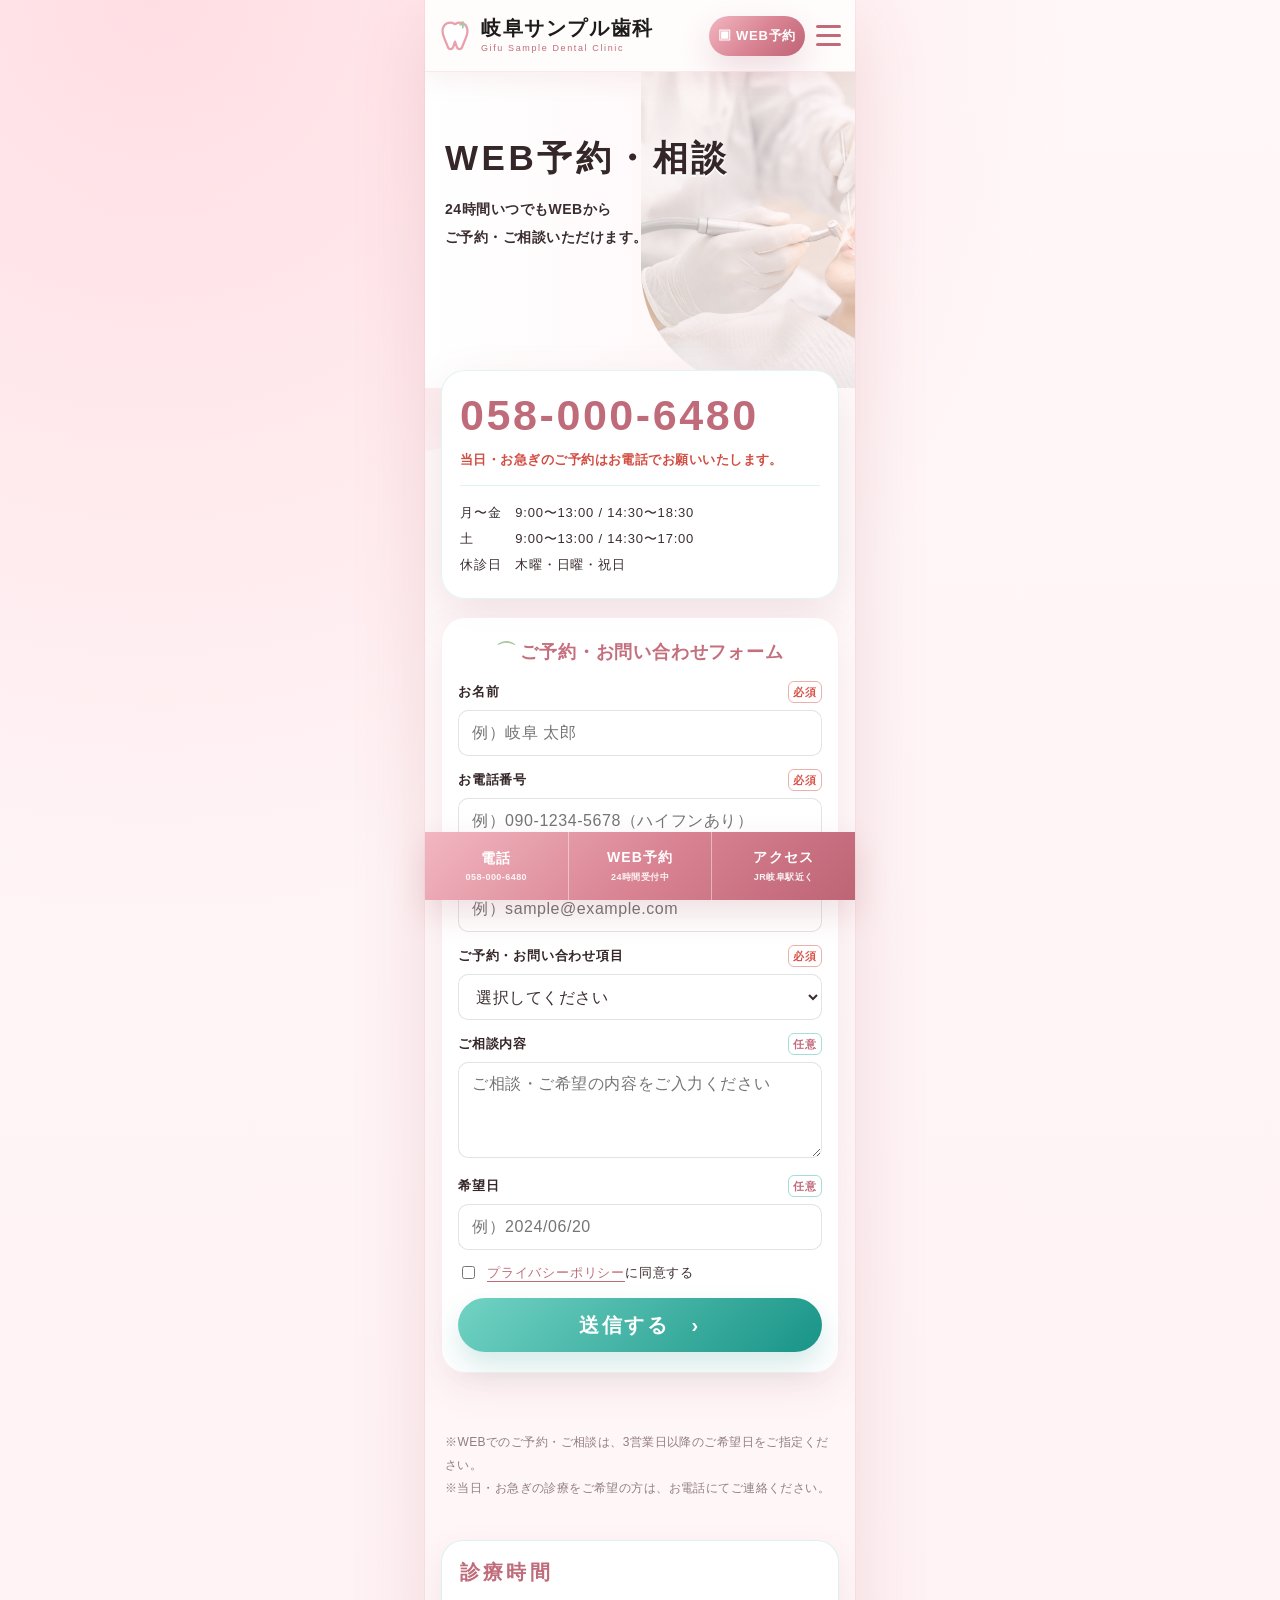
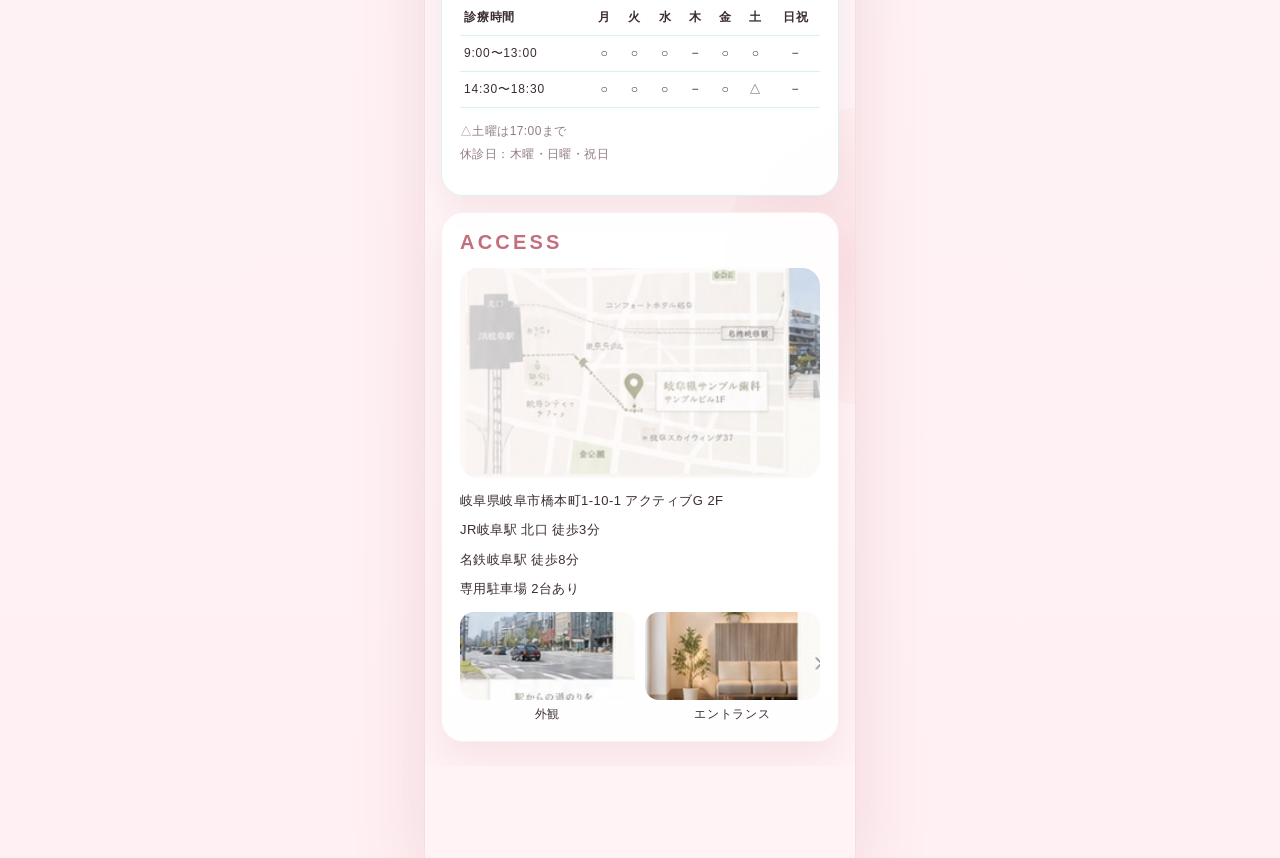
<file: reserve.html>
<!doctype html>
<html lang="ja">
<head>
  <meta charset="utf-8">
  <meta name="viewport" content="width=device-width, initial-scale=1">
  <title>WEB予約・相談 | 岐阜サンプル歯科</title>
  <meta name="description" content="岐阜サンプル歯科のWEB予約・相談ページ。24時間いつでもWEBからご予約・ご相談いただけます。">
  <meta name="theme-color" content="#eaa0ac">
  <meta property="og:type" content="website">
  <meta property="og:site_name" content="岐阜サンプル歯科">
  <meta property="og:title" content="WEB予約・相談 | 岐阜サンプル歯科">
  <meta property="og:description" content="当日・お急ぎのご予約はお電話で、通常予約はWEBからご相談ください。">
  <meta property="og:image" content="assets/friendly_dental_consultation_in_a_modern_clinic.jpg">
  <link rel="icon" href="assets/favicon.svg" type="image/svg+xml">
  <link rel="manifest" href="site.webmanifest">
  <link rel="stylesheet" href="styles.css">
</head>
<body>
  <div class="site-shell">
    <header class="site-header">
      <a class="brand" href="index.html" aria-label="岐阜サンプル歯科トップ">
        <svg class="logo-icon" viewBox="0 0 64 64" aria-hidden="true">
          <path d="M24 8c-9 0-15 7-14 17 1 9 6 17 9 26 2 6 8 6 10 0l3-9 3 9c2 6 8 6 10 0 3-9 8-17 9-26C55 15 49 8 40 8c-4 0-6 2-8 3-2-1-4-3-8-3Z" fill="#fff" stroke="#35b7a8" stroke-width="4" stroke-linejoin="round"/>
          <path d="M46 7v10M41 12h10" stroke="#94c781" stroke-width="3" stroke-linecap="round"/>
        </svg>
        <span>
          <span class="brand-name">岐阜サンプル歯科</span>
          <span class="brand-en">Gifu Sample Dental Clinic</span>
        </span>
      </a>
      <a class="reserve-pill" href="reserve.html">▣ WEB予約</a>
      <button class="menu-trigger" type="button" data-menu-button aria-expanded="false" aria-label="メニューを開く">
        <span></span><span></span><span></span>
      </button>
    </header>
    <nav class="drawer" data-drawer aria-label="サイト内メニュー">
      <a href="index.html">ホーム <span>›</span></a>
      <a href="treatment.html">診療案内 <span>›</span></a>
      <a href="staff.html">スタッフ紹介 <span>›</span></a>
      <a href="index.html#first-guide">初めての方へ <span>›</span></a>
      <a href="clinic.html">院内・アクセス <span>›</span></a>
    </nav>

    <main class="page">
      <section class="page-hero contact-hero">
        <img src="assets/friendly_medical_staff_in_modern_clinic.jpg" alt="WEB予約を確認するスタッフ">
        <div class="section-head reveal">
          <h1>WEB予約・相談</h1>
          <p>24時間いつでもWEBから<br>ご予約・ご相談いただけます。</p>
        </div>
      </section>

      <section class="tel-panel reveal">
        <strong>058-000-6480</strong>
        <p>当日・お急ぎのご予約はお電話でお願いいたします。</p>
        <div class="tel-hours">
          <div>月〜金　9:00〜13:00 / 14:30〜18:30</div>
          <div>土　　　9:00〜13:00 / 14:30〜17:00</div>
          <div>休診日　木曜・日曜・祝日</div>
        </div>
      </section>

      <form class="contact-form-panel reveal" name="reservation" method="POST" action="thanks.html" data-netlify="true" netlify-honeypot="bot-field">
        <input type="hidden" name="form-name" value="reservation">
        <p class="is-hidden"><label>送信しないでください <input name="bot-field"></label></p>
        <h2><span class="leaf">⌒</span> ご予約・お問い合わせフォーム</h2>
        <div class="form-row">
          <label for="name">お名前 <span class="mark">必須</span></label>
          <input id="name" name="name" autocomplete="name" required placeholder="例）岐阜 太郎">
        </div>
        <div class="form-row">
          <label for="tel">お電話番号 <span class="mark">必須</span></label>
          <input id="tel" name="tel" autocomplete="tel" required placeholder="例）090-1234-5678（ハイフンあり）">
        </div>
        <div class="form-row">
          <label for="email">メールアドレス <span class="mark">必須</span></label>
          <input id="email" name="email" type="email" autocomplete="email" required placeholder="例）sample@example.com">
        </div>
        <div class="form-row">
          <label for="topic">ご予約・お問い合わせ項目 <span class="mark">必須</span></label>
          <select id="topic" name="topic" required>
            <option value="">選択してください</option>
            <option>初診予約</option>
            <option>治療相談</option>
            <option>検診・クリーニング</option>
          </select>
        </div>
        <div class="form-row">
          <label for="message">ご相談内容 <span class="mark optional">任意</span></label>
          <textarea id="message" name="message" placeholder="ご相談・ご希望の内容をご入力ください"></textarea>
        </div>
        <div class="form-row">
          <label for="date">希望日 <span class="mark optional">任意</span></label>
          <input id="date" name="date" placeholder="例）2024/06/20">
        </div>
        <label class="agree-row">
          <input type="checkbox" required>
          <span><a href="privacy.html">プライバシーポリシー</a>に同意する</span>
        </label>
        <button class="submit-btn" type="submit">送信する　›</button>
      </form>

      <section class="section-band">
        <p class="section-note">※WEBでのご予約・ご相談は、3営業日以降のご希望日をご指定ください。<br>※当日・お急ぎの診療をご希望の方は、お電話にてご連絡ください。</p>
      </section>

      <section class="hours-access reveal">
        <div class="hours-box">
          <h2>診療時間</h2>
          <table class="hours-table">
            <tr><th>診療時間</th><th>月</th><th>火</th><th>水</th><th>木</th><th>金</th><th>土</th><th>日祝</th></tr>
            <tr><td>9:00〜13:00</td><td>○</td><td>○</td><td>○</td><td>−</td><td>○</td><td>○</td><td>−</td></tr>
            <tr><td>14:30〜18:30</td><td>○</td><td>○</td><td>○</td><td>−</td><td>○</td><td>△</td><td>−</td></tr>
          </table>
          <p class="section-note">△土曜は17:00まで<br>休診日：木曜・日曜・祝日</p>
        </div>
        <div class="access-band" id="access">
          <h2>ACCESS</h2>
          <div class="access-map google-map">
            <iframe title="岐阜サンプル歯科 Google Map" src="https://www.google.com/maps?q=%E5%B2%90%E9%98%9C%E7%9C%8C%E5%B2%90%E9%98%9C%E5%B8%82%E6%A9%8B%E6%9C%AC%E7%94%BA1-10-1%20%E3%82%A2%E3%82%AF%E3%83%86%E3%82%A3%E3%83%96G%202F&output=embed" loading="lazy" referrerpolicy="no-referrer-when-downgrade"></iframe>
          </div>
          <p>岐阜県岐阜市橋本町1-10-1 アクティブG 2F</p>
          <p>JR岐阜駅 北口 徒歩3分</p>
          <p>名鉄岐阜駅 徒歩8分</p>
          <p>専用駐車場 2台あり</p>
          <div class="photo-pair">
            <figure><img src="assets/gifu-access-exterior.jpg" alt="外観"><figcaption>外観</figcaption></figure>
            <figure><img src="assets/gifu-access-entry.jpg" alt="エントランス"><figcaption>エントランス</figcaption></figure>
          </div>
        </div>
      </section>
    </main>
  </div>

  <nav class="bottom-action-bar" aria-label="固定予約導線">
    <a href="tel:0580006480"><span>電話</span><small>058-000-6480</small></a>
    <a href="reserve.html"><span>WEB予約</span><small>24時間受付中</small></a>
    <a href="clinic.html#access"><span>アクセス</span><small>JR岐阜駅近く</small></a>
  </nav>
  <script src="app.js"></script>
</body>
</html>
</file>
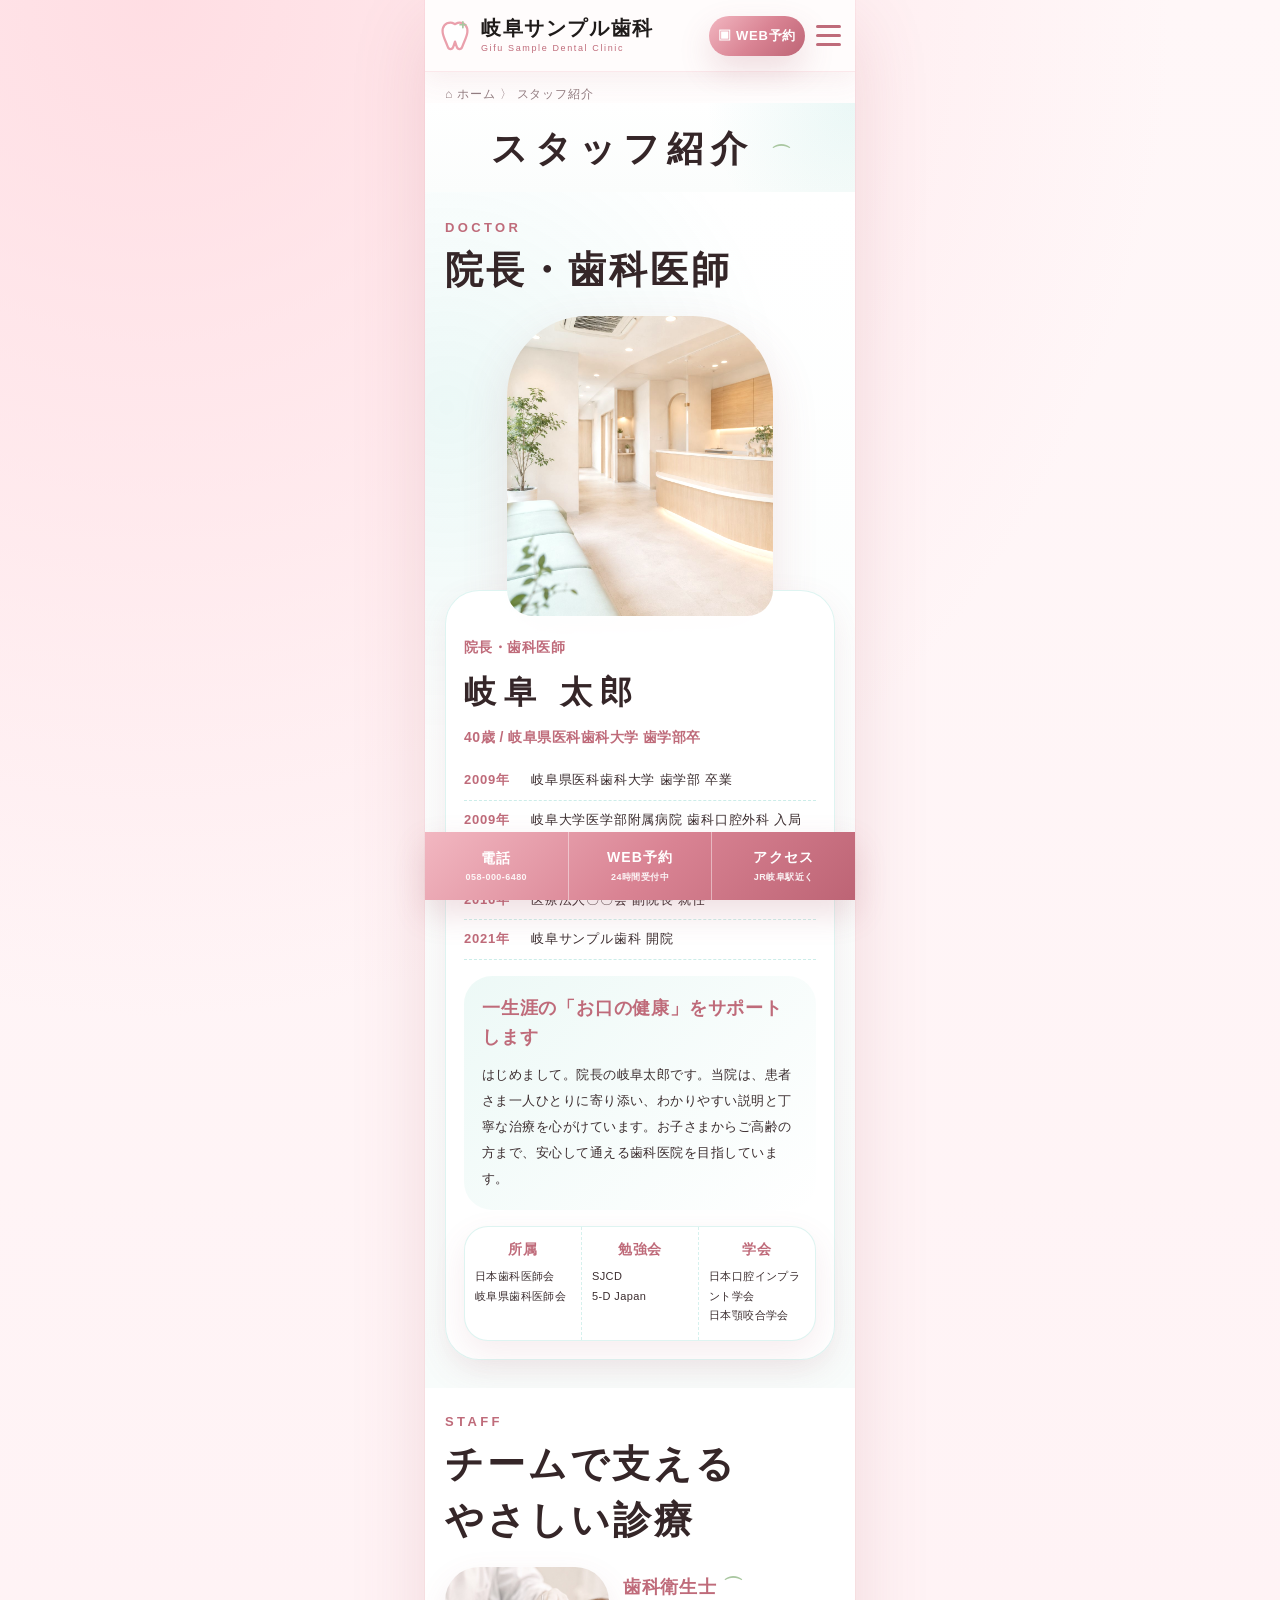
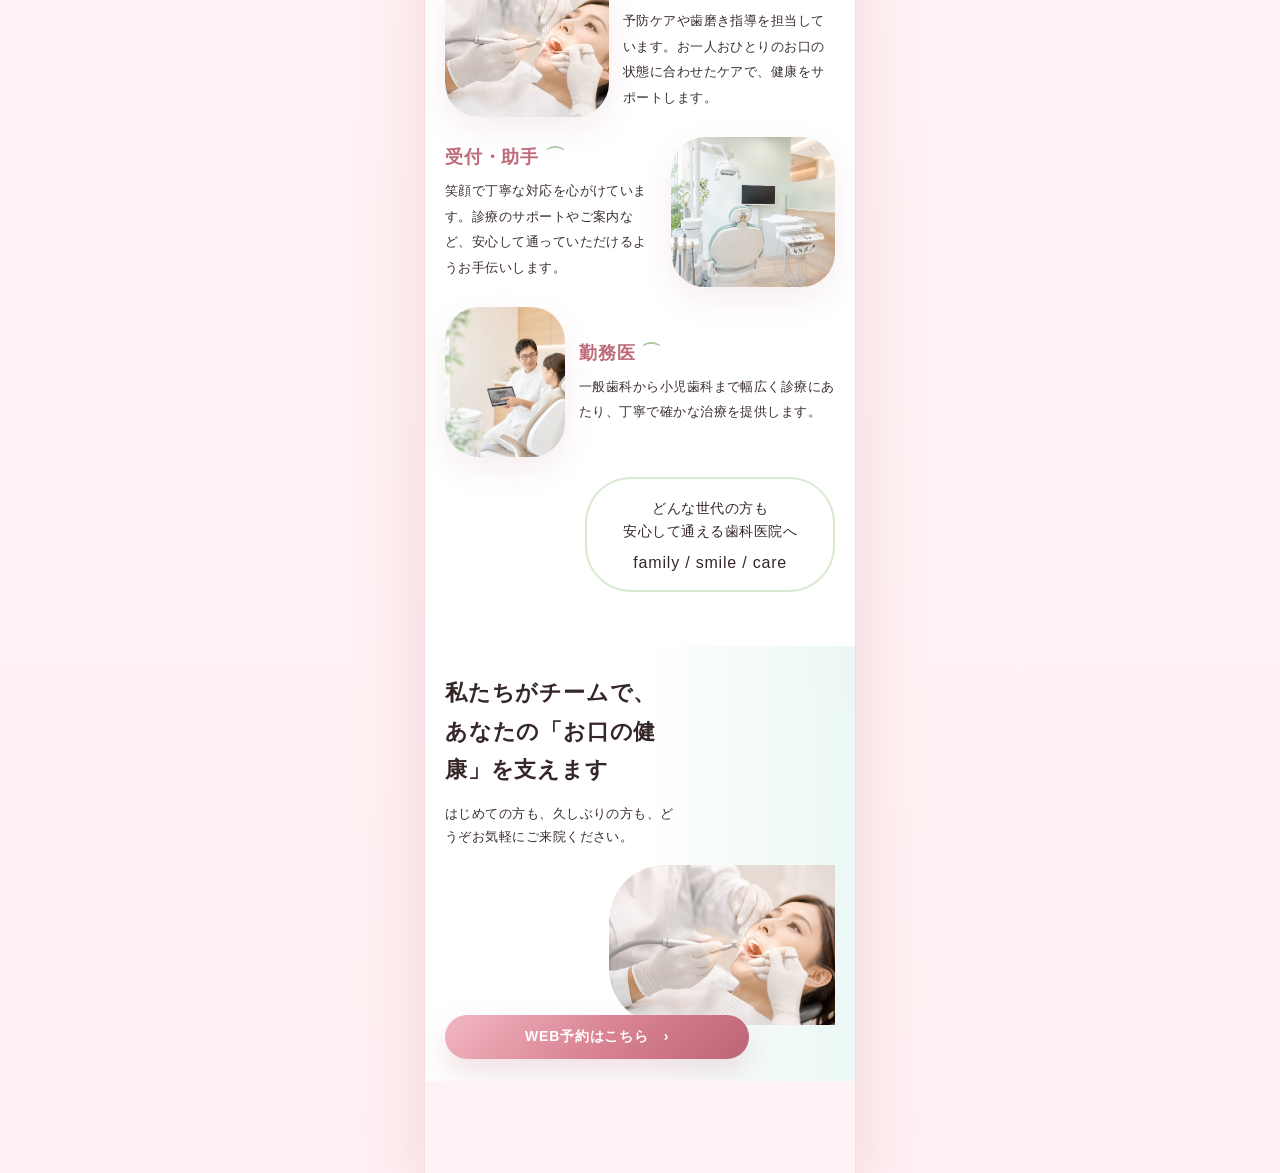
<file: staff.html>
<!doctype html>
<html lang="ja">
<head>
  <meta charset="utf-8">
  <meta name="viewport" content="width=device-width, initial-scale=1">
  <title>スタッフ紹介 | 岐阜サンプル歯科</title>
  <meta name="description" content="岐阜サンプル歯科の院長・スタッフ紹介。患者さま一人ひとりに寄り添い、安心して通える歯科医院を目指しています。">
  <meta name="theme-color" content="#eaa0ac">
  <meta property="og:type" content="website">
  <meta property="og:site_name" content="岐阜サンプル歯科">
  <meta property="og:title" content="スタッフ紹介 | 岐阜サンプル歯科">
  <meta property="og:description" content="院長とスタッフがチームで、お口の健康を支えます。">
  <meta property="og:image" content="assets/friendly_medical_staff_in_modern_clinic.jpg">
  <link rel="icon" href="assets/favicon.svg" type="image/svg+xml">
  <link rel="manifest" href="site.webmanifest">
  <link rel="stylesheet" href="styles.css">
</head>
<body>
  <div class="site-shell">
    <header class="site-header">
      <a class="brand" href="index.html" aria-label="岐阜サンプル歯科トップ">
        <svg class="logo-icon" viewBox="0 0 64 64" aria-hidden="true">
          <path d="M24 8c-9 0-15 7-14 17 1 9 6 17 9 26 2 6 8 6 10 0l3-9 3 9c2 6 8 6 10 0 3-9 8-17 9-26C55 15 49 8 40 8c-4 0-6 2-8 3-2-1-4-3-8-3Z" fill="#fff" stroke="#35b7a8" stroke-width="4" stroke-linejoin="round"/>
          <path d="M46 7v10M41 12h10" stroke="#94c781" stroke-width="3" stroke-linecap="round"/>
        </svg>
        <span>
          <span class="brand-name">岐阜サンプル歯科</span>
          <span class="brand-en">Gifu Sample Dental Clinic</span>
        </span>
      </a>
      <a class="reserve-pill" href="reserve.html">▣ WEB予約</a>
      <button class="menu-trigger" type="button" data-menu-button aria-expanded="false" aria-label="メニューを開く">
        <span></span><span></span><span></span>
      </button>
    </header>
    <nav class="drawer" data-drawer aria-label="サイト内メニュー">
      <a href="index.html">ホーム <span>›</span></a>
      <a href="treatment.html">診療案内 <span>›</span></a>
      <a href="index.html#first-guide">初めての方へ <span>›</span></a>
      <a href="clinic.html">院内・アクセス <span>›</span></a>
      <a href="reserve.html">WEB予約・相談 <span>›</span></a>
    </nav>

    <main class="page">
      <div class="breadcrumb">⌂ ホーム 〉 スタッフ紹介</div>
      <section class="center-title">
        <h1>スタッフ紹介 <span class="leaf">⌒</span></h1>
      </section>

      <section class="doctor-stage reveal">
        <div class="section-head">
          <span class="en-label">DOCTOR</span>
          <h2>院長・歯科医師</h2>
        </div>
        <div class="doctor-photo-large">
          <img src="assets/friendly_professional_in_a_modern_clinic.jpg" alt="院長 岐阜太郎">
        </div>
        <div class="profile-panel">
          <p class="meta">院長・歯科医師</p>
          <h2>岐阜 太郎</h2>
          <p class="meta">40歳 / 岐阜県医科歯科大学 歯学部卒</p>
          <div class="history-list">
            <div class="history-line"><b>2009年</b><span>岐阜県医科歯科大学 歯学部 卒業</span></div>
            <div class="history-line"><b>2009年</b><span>岐阜大学医学部附属病院 歯科口腔外科 入局</span></div>
            <div class="history-line"><b>2012年</b><span>岐阜市内の歯科医院 勤務</span></div>
            <div class="history-line"><b>2016年</b><span>医療法人〇〇会 副院長 就任</span></div>
            <div class="history-line"><b>2021年</b><span>岐阜サンプル歯科 開院</span></div>
          </div>
          <div class="message-panel">
            <h3>一生涯の「お口の健康」をサポートします</h3>
            <p>はじめまして。院長の岐阜太郎です。当院は、患者さま一人ひとりに寄り添い、わかりやすい説明と丁寧な治療を心がけています。お子さまからご高齢の方まで、安心して通える歯科医院を目指しています。</p>
          </div>
          <div class="three-column">
            <div><h3>所属</h3><p>日本歯科医師会<br>岐阜県歯科医師会</p></div>
            <div><h3>勉強会</h3><p>SJCD<br>5-D Japan</p></div>
            <div><h3>学会</h3><p>日本口腔インプラント学会<br>日本顎咬合学会</p></div>
          </div>
        </div>
      </section>

      <section class="staff-mosaic reveal">
        <div class="section-head">
          <span class="en-label">STAFF</span>
          <h2>チームで支える<br>やさしい診療</h2>
        </div>
        <div class="staff-piece">
          <img src="assets/friendly_medical_staff_in_modern_clinic.jpg" alt="歯科衛生士">
          <div>
            <h3>歯科衛生士 <span class="leaf">⌒</span></h3>
            <p>予防ケアや歯磨き指導を担当しています。お一人おひとりのお口の状態に合わせたケアで、健康をサポートします。</p>
          </div>
        </div>
        <div class="staff-piece reverse">
          <img src="assets/serene_minimalist_reception_space.jpg" alt="受付スタッフ">
          <div>
            <h3>受付・助手 <span class="leaf">⌒</span></h3>
            <p>笑顔で丁寧な対応を心がけています。診療のサポートやご案内など、安心して通っていただけるようお手伝いします。</p>
          </div>
        </div>
        <div class="staff-piece">
          <img src="assets/dental_consultation_in_a_modern_clinic.jpg" alt="勤務医">
          <div>
            <h3>勤務医 <span class="leaf">⌒</span></h3>
            <p>一般歯科から小児歯科まで幅広く診療にあたり、丁寧で確かな治療を提供します。</p>
          </div>
        </div>
        <div class="family-illustration">
          <p>どんな世代の方も<br>安心して通える歯科医院へ</p>
          <span>family / smile / care</span>
        </div>
      </section>

      <section class="final-cta reveal">
        <h2>私たちがチームで、<br>あなたの「お口の健康」を支えます</h2>
        <p>はじめての方も、久しぶりの方も、どうぞお気軽にご来院ください。</p>
        <img src="assets/friendly_medical_staff_in_modern_clinic.jpg" alt="岐阜サンプル歯科のチーム">
        <a class="solid-btn" href="reserve.html">WEB予約はこちら　›</a>
      </section>
    </main>
  </div>

  <nav class="bottom-action-bar" aria-label="固定予約導線">
    <a href="tel:0580006480"><span>電話</span><small>058-000-6480</small></a>
    <a href="reserve.html"><span>WEB予約</span><small>24時間受付中</small></a>
    <a href="clinic.html#access"><span>アクセス</span><small>JR岐阜駅近く</small></a>
  </nav>
  <script src="app.js"></script>
</body>
</html>
</file>
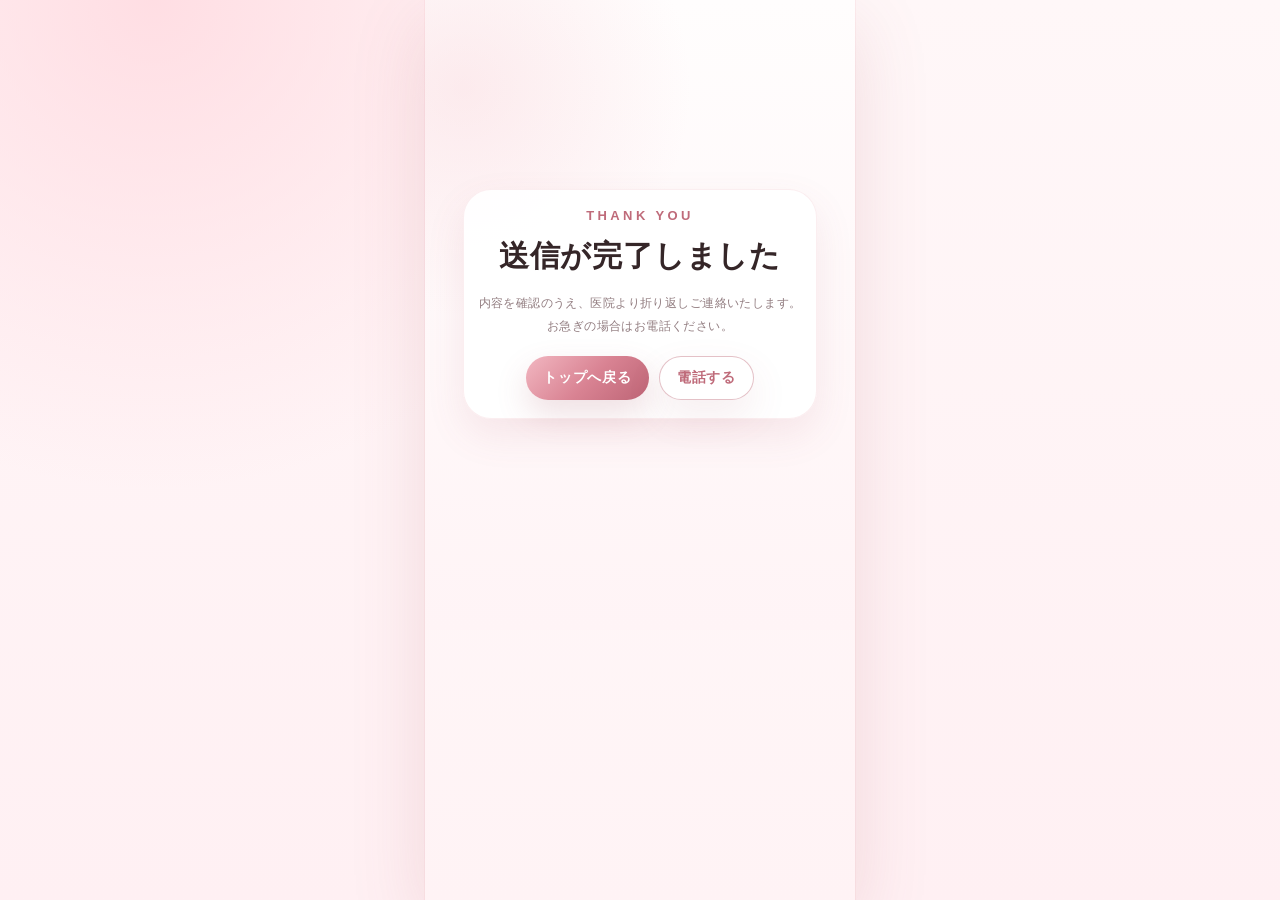
<file: thanks.html>
<!doctype html>
<html lang="ja">
<head>
  <meta charset="utf-8">
  <meta name="viewport" content="width=device-width, initial-scale=1">
  <title>送信完了 | 岐阜サンプル歯科</title>
  <meta name="description" content="岐阜サンプル歯科へのご予約・ご相談を受け付けました。">
  <meta name="theme-color" content="#eaa0ac">
  <link rel="icon" href="assets/favicon.svg" type="image/svg+xml">
  <link rel="manifest" href="site.webmanifest">
  <link rel="stylesheet" href="styles.css">
</head>
<body>
  <div class="site-shell">
    <main class="page">
      <section class="section-band mint" style="min-height:70vh;display:flex;align-items:center">
        <div class="reservation-bar">
          <span class="en-label">THANK YOU</span>
          <h1 style="margin:10px 0 14px;color:var(--color-heading);font-size:30px;line-height:1.5">送信が完了しました</h1>
          <p class="section-note">内容を確認のうえ、医院より折り返しご連絡いたします。お急ぎの場合はお電話ください。</p>
          <div class="btn-row" style="margin-top:18px">
            <a class="solid-btn" href="index.html">トップへ戻る</a>
            <a class="soft-btn" href="tel:0580006480">電話する</a>
          </div>
        </div>
      </section>
    </main>
  </div>
</body>
</html>
</file>
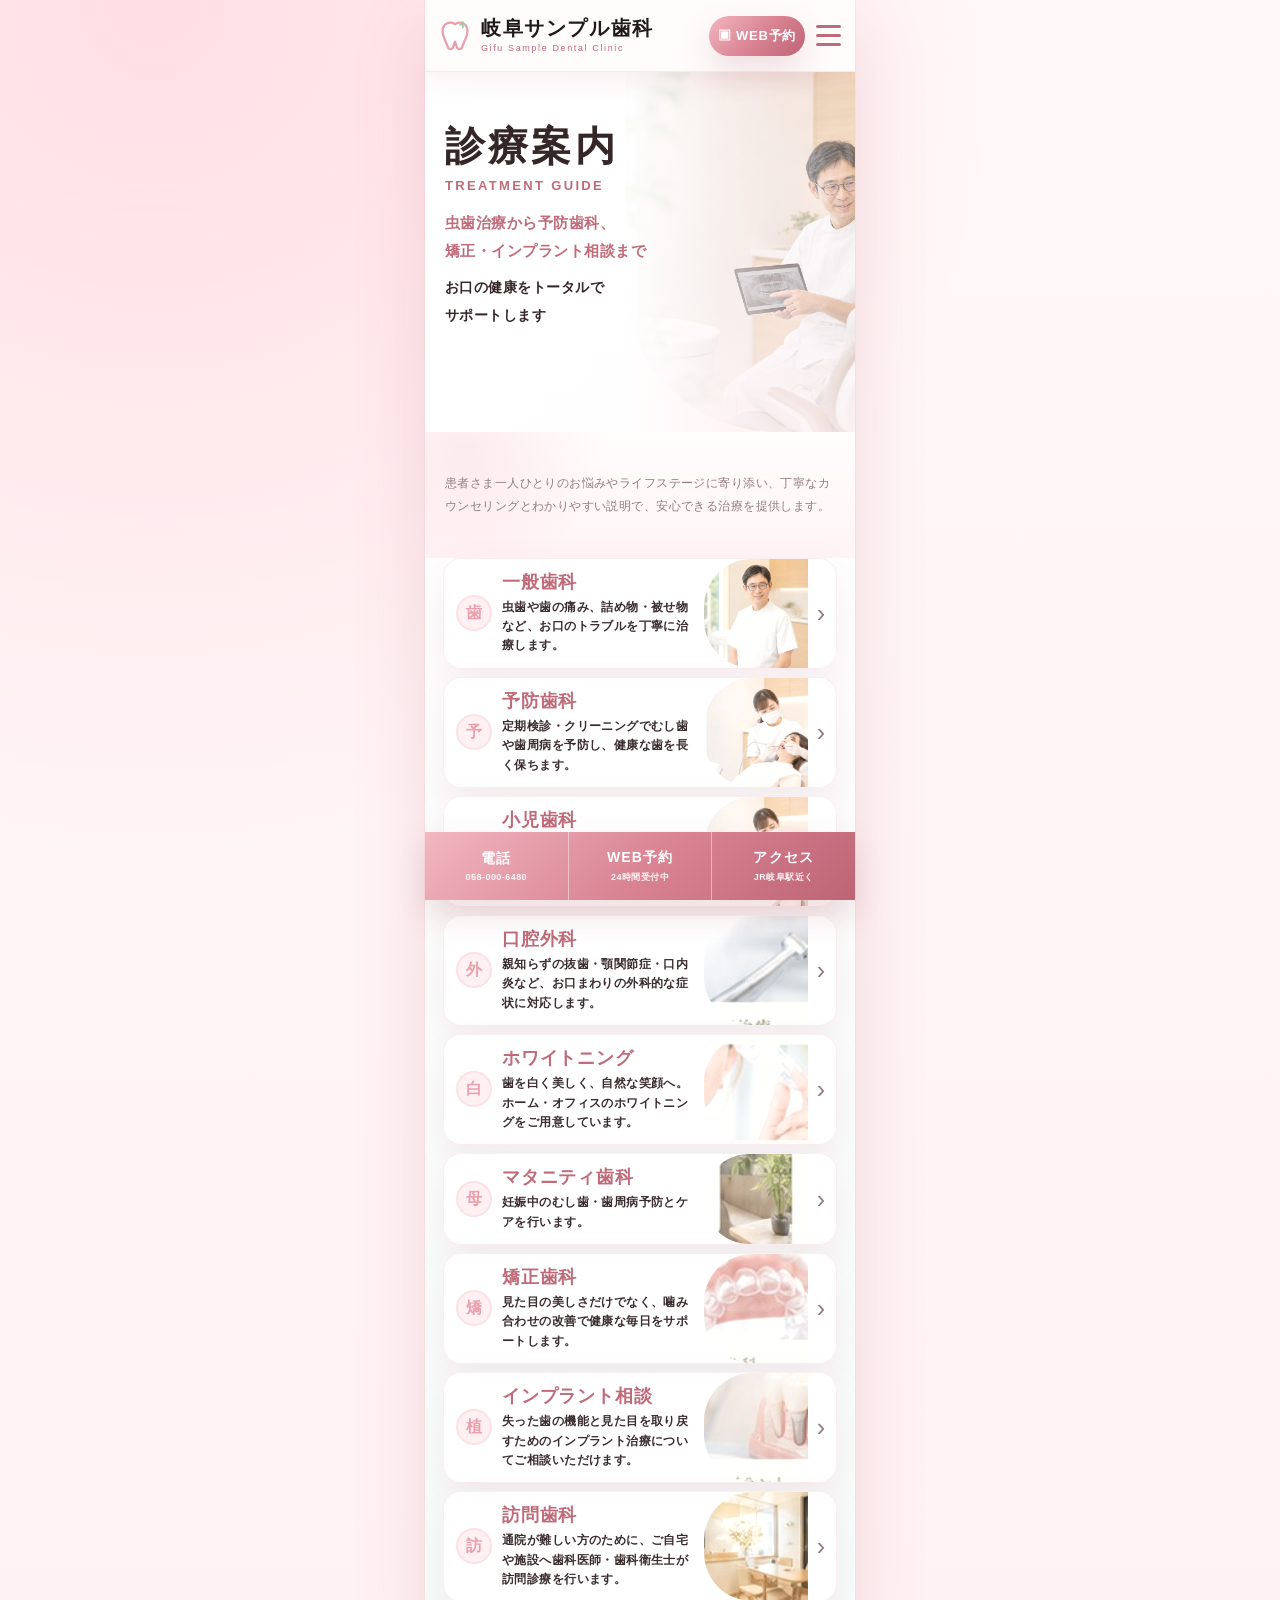
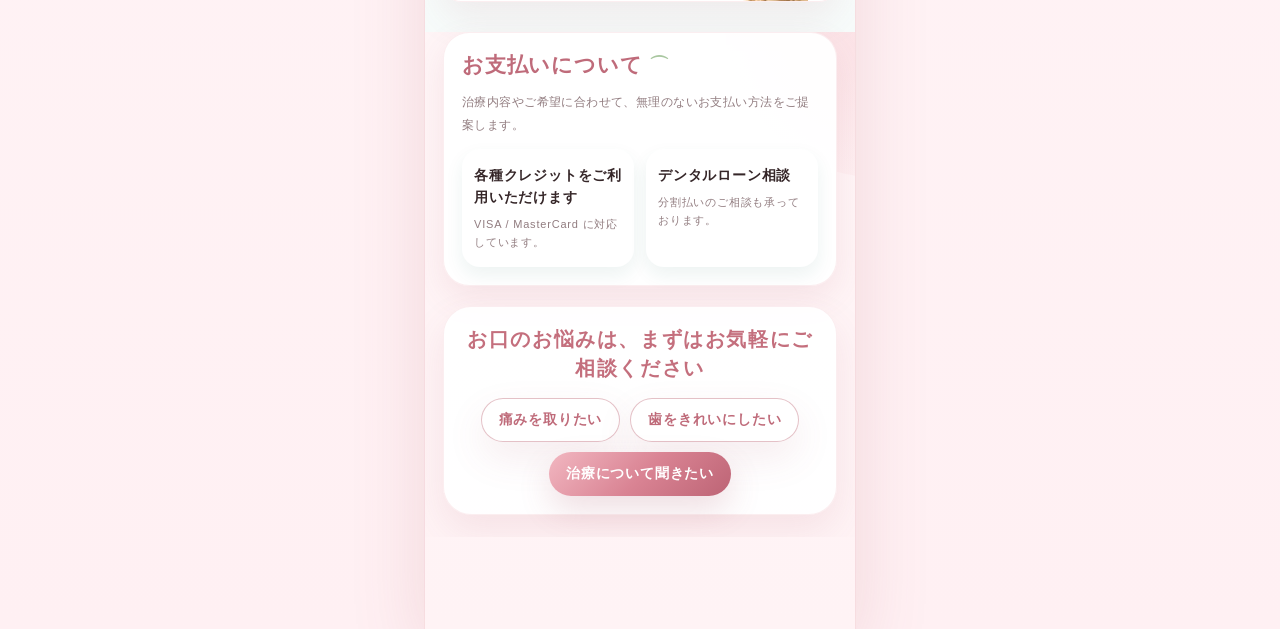
<file: treatment.html>
<!doctype html>
<html lang="ja">
<head>
  <meta charset="utf-8">
  <meta name="viewport" content="width=device-width, initial-scale=1">
  <title>診療案内 | 岐阜サンプル歯科</title>
  <meta name="description" content="岐阜サンプル歯科の診療案内。一般歯科、予防歯科、小児歯科、矯正、インプラント相談まで幅広く対応します。">
  <meta name="theme-color" content="#eaa0ac">
  <meta property="og:type" content="website">
  <meta property="og:site_name" content="岐阜サンプル歯科">
  <meta property="og:title" content="診療案内 | 岐阜サンプル歯科">
  <meta property="og:description" content="お口の状態やライフステージに合わせた幅広い診療を行っています。">
  <meta property="og:image" content="assets/dental_consultation_in_a_modern_clinic.jpg">
  <link rel="icon" href="assets/favicon.svg" type="image/svg+xml">
  <link rel="manifest" href="site.webmanifest">
  <link rel="stylesheet" href="styles.css">
</head>
<body>
  <div class="site-shell">
    <header class="site-header">
      <a class="brand" href="index.html" aria-label="岐阜サンプル歯科トップ">
        <svg class="logo-icon" viewBox="0 0 64 64" aria-hidden="true">
          <path d="M24 8c-9 0-15 7-14 17 1 9 6 17 9 26 2 6 8 6 10 0l3-9 3 9c2 6 8 6 10 0 3-9 8-17 9-26C55 15 49 8 40 8c-4 0-6 2-8 3-2-1-4-3-8-3Z" fill="#fff" stroke="#35b7a8" stroke-width="4" stroke-linejoin="round"/>
          <path d="M46 7v10M41 12h10" stroke="#94c781" stroke-width="3" stroke-linecap="round"/>
        </svg>
        <span>
          <span class="brand-name">岐阜サンプル歯科</span>
          <span class="brand-en">Gifu Sample Dental Clinic</span>
        </span>
      </a>
      <a class="reserve-pill" href="reserve.html">▣ WEB予約</a>
      <button class="menu-trigger" type="button" data-menu-button aria-expanded="false" aria-label="メニューを開く">
        <span></span><span></span><span></span>
      </button>
    </header>
    <nav class="drawer" data-drawer aria-label="サイト内メニュー">
      <a href="index.html">ホーム <span>›</span></a>
      <a href="staff.html">スタッフ紹介 <span>›</span></a>
      <a href="index.html#first-guide">初めての方へ <span>›</span></a>
      <a href="clinic.html">院内・アクセス <span>›</span></a>
      <a href="reserve.html">WEB予約・相談 <span>›</span></a>
    </nav>

    <main class="page">
      <section class="page-hero treatment-hero">
        <img src="assets/dental_consultation_in_a_modern_clinic.jpg" alt="診療案内のイメージ">
        <div class="section-head reveal">
          <h1>診療案内</h1>
          <span class="en-label">Treatment Guide</span>
          <p><strong>虫歯治療から予防歯科、<br>矯正・インプラント相談まで</strong><span>お口の健康をトータルで<br>サポートします</span></p>
        </div>
      </section>

      <section class="section-band mint reveal">
        <p class="section-note">患者さま一人ひとりのお悩みやライフステージに寄り添い、丁寧なカウンセリングとわかりやすい説明で、安心できる治療を提供します。</p>
      </section>

      <section class="treatment-list reveal" aria-label="診療メニュー一覧">
        <a class="menu-band" href="#"><span class="line-icon">歯</span><h3>一般歯科</h3><p>虫歯や歯の痛み、詰め物・被せ物など、お口のトラブルを丁寧に治療します。</p><img class="photo-slice" src="assets/dental_checkup_in_progress.jpg" alt="一般歯科"></a>
        <a class="menu-band" href="#"><span class="line-icon">予</span><h3>予防歯科</h3><p>定期検診・クリーニングでむし歯や歯周病を予防し、健康な歯を長く保ちます。</p><img class="photo-slice" src="assets/efficient_dental_care_in_a_serene_clinic.jpg" alt="予防歯科"></a>
        <a class="menu-band" href="#"><span class="line-icon">子</span><h3>小児歯科</h3><p>お子さまの成長に合わせたやさしい治療と、歯を守るためのサポートを行います。</p><img class="photo-slice" src="assets/efficient_dental_care_in_a_serene_clinic.jpg" alt="小児歯科"></a>
        <a class="menu-band" href="#"><span class="line-icon">外</span><h3>口腔外科</h3><p>親知らずの抜歯・顎関節症・口内炎など、お口まわりの外科的な症状に対応します。</p><img class="photo-slice" src="assets/gifu-menu-oral.jpg" alt="口腔外科"></a>
        <a class="menu-band" href="#"><span class="line-icon">白</span><h3>ホワイトニング</h3><p>歯を白く美しく、自然な笑顔へ。ホーム・オフィスのホワイトニングをご用意しています。</p><img class="photo-slice" src="assets/gifu-menu-whitening.jpg" alt="ホワイトニング"></a>
        <a class="menu-band" href="#"><span class="line-icon">母</span><h3>マタニティ歯科</h3><p>妊娠中のむし歯・歯周病予防とケアを行います。</p><img class="photo-slice" src="assets/gifu-menu-maternity.jpg" alt="マタニティ歯科"></a>
        <a class="menu-band" href="#"><span class="line-icon">矯</span><h3>矯正歯科</h3><p>見た目の美しさだけでなく、噛み合わせの改善で健康な毎日をサポートします。</p><img class="photo-slice" src="assets/gifu-menu-orthodontics.jpg" alt="矯正歯科"></a>
        <a class="menu-band" href="#"><span class="line-icon">植</span><h3>インプラント相談</h3><p>失った歯の機能と見た目を取り戻すためのインプラント治療についてご相談いただけます。</p><img class="photo-slice" src="assets/gifu-menu-implant.jpg" alt="インプラント相談"></a>
        <a class="menu-band" href="#"><span class="line-icon">訪</span><h3>訪問歯科</h3><p>通院が難しい方のために、ご自宅や施設へ歯科医師・歯科衛生士が訪問診療を行います。</p><img class="photo-slice" src="assets/gifu-menu-visit.jpg" alt="訪問歯科"></a>
      </section>

      <section class="payment-panel reveal">
        <h2>お支払いについて <span class="leaf">⌒</span></h2>
        <p class="section-note">治療内容やご希望に合わせて、無理のないお支払い方法をご提案します。</p>
        <div class="payment-pair">
          <div><b>各種クレジットをご利用いただけます</b><span>VISA / MasterCard に対応しています。</span></div>
          <div><b>デンタルローン相談</b><span>分割払いのご相談も承っております。</span></div>
        </div>
      </section>

      <section class="reservation-bar reveal">
        <h2>お口のお悩みは、まずはお気軽にご相談ください</h2>
        <div class="btn-row">
          <a class="soft-btn" href="reserve.html">痛みを取りたい</a>
          <a class="soft-btn" href="reserve.html">歯をきれいにしたい</a>
        </div>
        <div class="btn-row" style="margin-top:10px">
          <a class="solid-btn" href="reserve.html">治療について聞きたい</a>
        </div>
      </section>
    </main>
  </div>

  <nav class="bottom-action-bar" aria-label="固定予約導線">
    <a href="tel:0580006480"><span>電話</span><small>058-000-6480</small></a>
    <a href="reserve.html"><span>WEB予約</span><small>24時間受付中</small></a>
    <a href="clinic.html#access"><span>アクセス</span><small>JR岐阜駅近く</small></a>
  </nav>
  <script src="app.js"></script>
</body>
</html>
</file>
<file: styles.css>
:root {
  --color-primary: #35b7a8;
  --color-primary-dark: #168f84;
  --color-mint: #eaf8f5;
  --color-mint-light: #f6fcfa;
  --color-cream: #fffaf1;
  --color-text: #2f2a28;
  --color-heading: #1f3334;
  --color-muted: #6f7f7d;
  --color-white: #ffffff;
  --radius-sm: 14px;
  --radius-md: 22px;
  --radius-lg: 34px;
  --radius-xl: 46px;
  --radius-pill: 999px;
  --shadow-soft: 0 12px 32px rgba(30, 100, 95, 0.10);
  --shadow-panel: 0 18px 48px rgba(30, 100, 95, 0.14);
  --header-height: 72px;
  --bottom-cta-height: 68px;
  --page-max-width: 430px;
}

* {
  box-sizing: border-box;
}

html {
  scroll-behavior: smooth;
}

body {
  margin: 0;
  background: #eef9f6;
  color: var(--color-text);
  font-family: "Yu Mincho", "Hiragino Mincho ProN", "Yu Gothic", "Hiragino Sans", sans-serif;
  letter-spacing: 0.05em;
  overflow-x: hidden;
}

img {
  display: block;
  max-width: 100%;
}

a {
  color: inherit;
  text-decoration: none;
}

button,
input,
select,
textarea {
  font: inherit;
}

.site-shell {
  width: 100%;
  max-width: var(--page-max-width);
  min-height: 100vh;
  margin: 0 auto;
  overflow-x: hidden;
  background: var(--color-white);
  padding-bottom: calc(var(--bottom-cta-height) + 24px);
  position: relative;
}

@media (min-width: 431px) {
  .site-shell {
    box-shadow: 0 0 0 1px rgba(53, 183, 168, 0.08), 0 24px 70px rgba(30, 100, 95, 0.16);
  }
}

.site-header {
  height: var(--header-height);
  position: sticky;
  top: 0;
  z-index: 40;
  display: flex;
  align-items: center;
  gap: 8px;
  padding: 9px 12px;
  background: rgba(255, 255, 255, 0.95);
  border-bottom: 1px solid rgba(53, 183, 168, 0.16);
  box-shadow: 0 8px 26px rgba(30, 100, 95, 0.08);
  backdrop-filter: blur(14px);
}

.brand {
  min-width: 0;
  flex: 1;
  display: flex;
  align-items: center;
  gap: 8px;
}

.logo-icon {
  width: 36px;
  height: 36px;
  flex: 0 0 auto;
}

.brand-name {
  display: block;
  color: #1f1b1a;
  font-size: clamp(16px, 4.8vw, 20px);
  line-height: 1.05;
  font-weight: 700;
  letter-spacing: 0.08em;
  white-space: nowrap;
}

.brand-en {
  display: block;
  margin-top: 4px;
  color: var(--color-primary-dark);
  font-family: "Trebuchet MS", sans-serif;
  font-size: 9px;
  letter-spacing: 0.18em;
  white-space: nowrap;
}

.reserve-pill {
  width: 96px;
  height: 40px;
  border-radius: var(--radius-pill);
  background: linear-gradient(135deg, #63cdbd, #149486);
  color: #fff;
  display: inline-flex;
  align-items: center;
  justify-content: center;
  gap: 6px;
  font-weight: 700;
  font-size: 13px;
  box-shadow: 0 10px 20px rgba(22, 143, 132, 0.20);
}

.menu-trigger {
  width: 30px;
  height: 30px;
  padding: 0;
  border: 0;
  background: transparent;
  display: inline-flex;
  flex-direction: column;
  align-items: center;
  justify-content: center;
  gap: 6px;
}

.menu-trigger span {
  width: 25px;
  height: 3px;
  border-radius: var(--radius-pill);
  background: var(--color-primary-dark);
}

.drawer {
  position: fixed;
  z-index: 60;
  left: 50%;
  top: var(--header-height);
  width: 100%;
  max-width: var(--page-max-width);
  transform: translate(-50%, -16px);
  opacity: 0;
  pointer-events: none;
  padding: 14px 18px 22px;
  background: rgba(255, 255, 255, 0.98);
  border-bottom: 1px solid rgba(53, 183, 168, 0.16);
  box-shadow: var(--shadow-panel);
  transition: 0.22s ease;
}

.drawer.is-open {
  transform: translate(-50%, 0);
  opacity: 1;
  pointer-events: auto;
}

.drawer a {
  display: flex;
  justify-content: space-between;
  padding: 13px 4px;
  border-bottom: 1px dashed rgba(53, 183, 168, 0.22);
  color: var(--color-heading);
  font-weight: 700;
}

.bottom-action-bar {
  position: fixed;
  left: 50%;
  bottom: 0;
  z-index: 55;
  width: 100%;
  max-width: var(--page-max-width);
  height: var(--bottom-cta-height);
  transform: translateX(-50%);
  display: flex;
  overflow: hidden;
  background: linear-gradient(135deg, #7bdacb 0%, #139282 100%);
  box-shadow: 0 -12px 34px rgba(30, 100, 95, 0.20);
}

.bottom-action-bar a {
  flex: 1;
  display: flex;
  flex-direction: column;
  align-items: center;
  justify-content: center;
  gap: 4px;
  color: #fff;
  border-left: 1px solid rgba(255, 255, 255, 0.45);
  font-weight: 800;
  font-size: 14px;
  letter-spacing: 0.08em;
}

.bottom-action-bar a:first-child {
  border-left: 0;
}

.bottom-action-bar small {
  font-family: "Trebuchet MS", sans-serif;
  font-size: 9px;
  letter-spacing: 0.05em;
  opacity: 0.9;
}

.page {
  position: relative;
  overflow: hidden;
}

.page::before,
.page::after {
  content: "";
  position: absolute;
  pointer-events: none;
  border-radius: 50%;
  background: radial-gradient(circle, rgba(53, 183, 168, 0.13), rgba(255, 255, 255, 0));
  z-index: 0;
}

.page::before {
  width: 250px;
  height: 250px;
  top: 130px;
  left: -140px;
}

.page::after {
  width: 300px;
  height: 300px;
  right: -170px;
  bottom: 360px;
}

.page > * {
  position: relative;
  z-index: 1;
}

.leaf {
  color: #94c781;
  font-size: 20px;
  letter-spacing: -0.08em;
}

.en-label {
  display: block;
  color: var(--color-primary-dark);
  font-family: "Trebuchet MS", sans-serif;
  font-size: 13px;
  font-weight: 800;
  letter-spacing: 0.26em;
  text-transform: uppercase;
}

.section-band {
  padding: 28px 20px;
  position: relative;
}

.section-band.mint {
  background:
    radial-gradient(circle at 5% 16%, rgba(53, 183, 168, 0.10), transparent 34%),
    linear-gradient(180deg, #f6fcfa 0%, #ffffff 100%);
}

.section-band.wave {
  background:
    radial-gradient(circle at 92% 10%, rgba(53, 183, 168, 0.11), transparent 28%),
    linear-gradient(180deg, #ffffff 0%, #effaf7 100%);
  border-radius: 42px 42px 0 0;
  margin-top: -16px;
}

.section-head {
  margin-bottom: 18px;
}

.section-head h1,
.section-head h2 {
  margin: 7px 0 0;
  color: var(--color-heading);
  font-size: clamp(28px, 8.2vw, 38px);
  line-height: 1.35;
  letter-spacing: 0.14em;
}

.section-head p {
  margin: 12px 0 0;
  color: var(--color-text);
  font-size: 14px;
  line-height: 2;
}

.section-note {
  color: var(--color-muted);
  font-size: 12px;
  line-height: 1.9;
}

.btn-row {
  display: flex;
  gap: 10px;
  align-items: center;
  justify-content: center;
}

.soft-btn,
.solid-btn {
  min-height: 44px;
  border-radius: var(--radius-pill);
  display: inline-flex;
  align-items: center;
  justify-content: center;
  gap: 8px;
  padding: 0 17px;
  font-weight: 800;
  font-size: 14px;
  white-space: nowrap;
}

.soft-btn {
  color: var(--color-primary-dark);
  border: 1px solid rgba(22, 143, 132, 0.60);
  background: rgba(255, 255, 255, 0.88);
}

.solid-btn {
  color: #fff;
  border: 0;
  background: linear-gradient(135deg, #68cfbf, #139282);
  box-shadow: 0 12px 26px rgba(22, 143, 132, 0.22);
}

.hero-visual {
  position: relative;
  min-height: 700px;
  padding: 34px 18px 108px;
  background:
    linear-gradient(90deg, rgba(255, 255, 255, 1) 0%, rgba(255, 255, 255, 0.98) 54%, rgba(255, 255, 255, 0.44) 75%, rgba(255, 255, 255, 0.06) 100%),
    linear-gradient(180deg, #ffffff 0%, #f6fcfa 100%);
  overflow: hidden;
}

.hero-visual::before {
  content: "";
  position: absolute;
  inset: auto -40px -30px -40px;
  height: 118px;
  background: #fff;
  border-radius: 50% 50% 0 0 / 58% 58% 0 0;
  z-index: 2;
}

.hero-photo {
  position: absolute;
  z-index: 0;
  top: 0;
  right: -64px;
  width: 78%;
  height: 380px;
  object-fit: cover;
  object-position: 56% center;
  border-bottom-left-radius: 160px;
  filter: saturate(0.98) brightness(1.06);
}

.hero-copy {
  width: 66%;
  position: relative;
  z-index: 3;
  padding-top: 10px;
  word-break: keep-all;
  overflow-wrap: normal;
}

.hero-copy h1 {
  margin: 0;
  color: #2d2624;
  font-size: clamp(27px, 7.2vw, 31px);
  line-height: 1.54;
  letter-spacing: 0.045em;
  font-weight: 800;
  word-break: keep-all;
  overflow-wrap: normal;
}

.hero-copy h1 strong,
.section-head strong,
.concept-copy strong {
  color: var(--color-primary-dark);
  font-weight: 900;
}

.hero-copy p {
  margin: 16px 0 0;
  color: var(--color-text);
  font-size: clamp(13px, 3.5vw, 15px);
  line-height: 2.15;
  font-weight: 600;
}

.town-line {
  margin-top: 18px;
  color: #8caf77;
  font-family: "Trebuchet MS", sans-serif;
  font-size: 12px;
  letter-spacing: 0.08em;
  border-top: 2px dotted rgba(53, 183, 168, 0.40);
  padding-top: 14px;
}

.floating-panel {
  position: relative;
  z-index: 5;
  margin: 42px 0 0;
}

.badge-wrap {
  display: flex;
  flex-wrap: wrap;
  justify-content: center;
  gap: 10px 8px;
  margin-bottom: 18px;
}

.badge {
  width: calc(33.333% - 7px);
  min-height: 44px;
  display: flex;
  align-items: center;
  justify-content: center;
  gap: 6px;
  padding: 8px 7px;
  border-radius: var(--radius-pill);
  background: rgba(255, 255, 255, 0.93);
  box-shadow: 0 10px 22px rgba(30, 100, 95, 0.11);
  border: 1px solid rgba(53, 183, 168, 0.18);
  color: var(--color-heading);
  font-weight: 800;
  font-size: 12px;
  line-height: 1.28;
}

.badge .line-icon {
  width: 24px;
  height: 24px;
  flex: 0 0 auto;
  font-size: 13px;
}

.hero-actions {
  display: flex;
  gap: 10px;
  margin-top: 4px;
}

.hero-actions a {
  flex: 1;
  min-height: 56px;
  border-radius: var(--radius-pill);
  display: flex;
  align-items: center;
  justify-content: center;
  gap: 7px;
  font-size: 13px;
  font-weight: 900;
  letter-spacing: 0.02em;
  white-space: nowrap;
}

.hero-actions a:nth-child(2) {
  background: linear-gradient(135deg, #62cbbb, #119083);
  color: #fff;
  box-shadow: 0 13px 26px rgba(22, 143, 132, 0.22);
}

.hero-actions a:not(:nth-child(2)) {
  background: #fff;
  color: var(--color-primary-dark);
  border: 2px solid rgba(22, 143, 132, 0.72);
}

.home-page .hero-visual {
  min-height: 1048px;
  padding: 54px 18px 42px;
  background:
    linear-gradient(180deg, #ffffff 0%, #ffffff 60%, #edf9f6 100%);
}

.home-page .hero-visual::before {
  height: 220px;
  bottom: 0;
  background: linear-gradient(180deg, rgba(234, 248, 245, 0) 0%, rgba(234, 248, 245, 0.96) 40%, rgba(234, 248, 245, 1) 100%);
  border-radius: 0;
  z-index: 1;
}

.home-page .hero-visual::after {
  content: "";
  position: absolute;
  inset: 0;
  z-index: 1;
  pointer-events: none;
  background:
    linear-gradient(90deg, rgba(255, 255, 255, 1) 0%, rgba(255, 255, 255, 0.99) 38%, rgba(255, 255, 255, 0.86) 57%, rgba(255, 255, 255, 0.28) 76%, rgba(255, 255, 255, 0.02) 100%),
    linear-gradient(180deg, rgba(255,255,255,0) 0%, rgba(255,255,255,0) 68%, rgba(234,248,245,0.88) 88%, rgba(234,248,245,1) 100%);
}

.home-page .hero-photo {
  right: -84px;
  top: 0;
  width: 88%;
  height: 655px;
  border-bottom-left-radius: 180px;
  object-position: 52% center;
}

.home-page .hero-copy {
  width: 82%;
  padding-top: 24px;
  z-index: 3;
}

.home-page .hero-copy h1 {
  display: inline-block;
  margin: 0 0 25px;
  padding-bottom: 27px;
  border-bottom: 3px dotted rgba(53, 183, 168, 0.58);
  font-size: clamp(30px, 8.15vw, 35px);
  line-height: 1.67;
  letter-spacing: 0.035em;
  text-shadow: 0 2px 0 rgba(255, 255, 255, 0.98), 0 0 18px rgba(255, 255, 255, 0.96), 0 0 34px rgba(255, 255, 255, 0.88);
}

.home-page .hero-copy p {
  margin: 0;
  width: 72%;
  font-size: clamp(16px, 4.15vw, 18px);
  line-height: 2.55;
  font-weight: 700;
  letter-spacing: 0.08em;
  text-shadow: 0 2px 0 rgba(255,255,255,0.98), 0 0 18px rgba(255,255,255,0.95);
}

.home-page .floating-panel {
  margin-top: 64px;
  z-index: 4;
}

.home-page .badge-wrap {
  display: grid;
  grid-template-columns: repeat(4, minmax(0, 1fr));
  gap: 8px;
  margin-bottom: 24px;
}

.home-page .badge {
  width: auto;
  min-height: 116px;
  padding: 13px 6px 12px;
  display: flex;
  flex-direction: column;
  align-items: center;
  justify-content: center;
  gap: 6px;
  border-radius: 13px;
  background: rgba(255, 255, 255, 0.93);
  border: 1px solid rgba(53, 183, 168, 0.12);
  box-shadow: 0 14px 28px rgba(30, 100, 95, 0.12);
  text-align: center;
}

.home-page .badge svg {
  width: 43px;
  height: 43px;
  fill: var(--color-primary);
  stroke: var(--color-primary);
  stroke-width: 0;
}

.home-page .badge strong {
  display: block;
  color: var(--color-primary-dark);
  font-size: 12px;
  line-height: 1.3;
  font-weight: 900;
  letter-spacing: 0;
  word-break: keep-all;
  overflow-wrap: normal;
}

.home-page .badge em {
  display: block;
  color: var(--color-heading);
  font-style: normal;
  font-size: 11px;
  line-height: 1.35;
  font-weight: 700;
  letter-spacing: 0;
  word-break: keep-all;
  overflow-wrap: normal;
}

.home-page .hero-actions {
  flex-direction: column;
  gap: 14px;
  margin-top: 0;
  padding: 0 10px;
}

.home-page .hero-actions a {
  width: 100%;
  min-height: auto;
  position: relative;
  border-radius: var(--radius-pill);
  font-size: 18px;
  letter-spacing: 0.08em;
  box-shadow: 0 16px 32px rgba(30, 100, 95, 0.14);
  overflow: hidden;
}

.home-page .hero-actions .hero-main-reserve {
  min-height: 74px;
  display: grid;
  grid-template-columns: 62px 1fr 26px;
  color: #fff;
  border: 0;
  background: linear-gradient(135deg, #6dd4c6 0%, #139383 100%);
}

.home-page .hero-actions .hero-main-reserve small {
  display: block;
  margin-bottom: 4px;
  font-size: 11px;
  line-height: 1;
  letter-spacing: 0.16em;
  opacity: 0.96;
}

.home-page .hero-calendar {
  width: 32px;
  height: 32px;
  justify-self: center;
  border: 3px solid #fff;
  border-radius: 5px;
  position: relative;
}

.home-page .hero-calendar::before,
.home-page .hero-calendar::after {
  content: "";
  position: absolute;
  top: -8px;
  width: 5px;
  height: 10px;
  border-radius: 4px;
  background: #fff;
}

.home-page .hero-calendar::before {
  left: 6px;
}

.home-page .hero-calendar::after {
  right: 6px;
}

.home-page .hero-actions .hero-call-reserve {
  min-height: 58px;
  display: grid;
  grid-template-columns: 48px 1fr 24px;
  color: var(--color-primary-dark);
  background: rgba(255, 255, 255, 0.96);
  border: 0;
  padding: 0 14px 0 24px;
}

.home-page .hero-phone-icon {
  display: flex;
  justify-self: center;
  width: 28px;
  height: 28px;
  color: var(--color-primary);
  fill: currentColor;
}

.home-page .hero-actions b {
  font-size: 38px;
  line-height: 1;
  font-weight: 400;
}

.home-page .town-line {
  margin: 26px auto 0;
  padding: 0;
  border: 0;
  color: var(--color-primary-dark);
  font-size: 13px;
  line-height: 1;
  letter-spacing: 0.14em;
  text-align: center;
  white-space: nowrap;
}

.line-icon {
  width: 36px;
  height: 36px;
  display: inline-flex;
  align-items: center;
  justify-content: center;
  color: var(--color-primary-dark);
  border: 2px solid rgba(53, 183, 168, 0.56);
  border-radius: 50%;
  font-weight: 900;
  font-family: "Trebuchet MS", sans-serif;
  line-height: 1;
}

.news-panel {
  margin: 16px 0 0;
  padding: 10px 12px;
  background: rgba(255, 255, 255, 0.94);
  border-radius: 20px;
  border: 1px solid rgba(53, 183, 168, 0.16);
  box-shadow: var(--shadow-soft);
  display: flex;
  gap: 14px;
  align-items: stretch;
}

.news-title {
  display: flex;
  align-items: center;
  padding-right: 13px;
  border-right: 2px dotted rgba(53, 183, 168, 0.42);
  color: var(--color-primary-dark);
  font-family: "Trebuchet MS", sans-serif;
  font-size: 21px;
  font-weight: 800;
  letter-spacing: 0.18em;
}

.news-list {
  flex: 1;
}

.news-line {
  display: flex;
  align-items: center;
  gap: 8px;
  padding: 3px 0;
  font-size: 12px;
  white-space: nowrap;
}

.news-line time {
  font-family: "Trebuchet MS", sans-serif;
  letter-spacing: 0.04em;
}

.news-label {
  padding: 3px 9px;
  border-radius: var(--radius-pill);
  background: var(--color-mint);
  color: var(--color-primary-dark);
  font-size: 11px;
  font-weight: 800;
}

.concept-stage {
  padding: 90px 18px 24px;
  background:
    radial-gradient(circle at 96% 20%, rgba(53, 183, 168, 0.13), transparent 35%),
    linear-gradient(180deg, #ffffff 0%, #f2fbf8 100%);
}

.concept-copy h2 {
  margin: 0;
  font-size: clamp(28px, 7.4vw, 34px);
  line-height: 1.56;
  color: #2d2624;
}

.concept-copy p {
  margin: 14px 0 17px;
  font-size: 14px;
  line-height: 2.05;
  font-weight: 600;
}

.concept-photo {
  margin: 22px 0 0;
  width: 100%;
  border-radius: 36px;
  overflow: hidden;
  box-shadow: var(--shadow-panel);
}

.concept-photo img {
  width: 100%;
  height: 238px;
  object-fit: cover;
  object-position: center;
}

.menu-preview {
  padding: 24px 18px 16px;
  background: #f7fcfb;
  border-top-left-radius: 42px;
}

.menu-title-row {
  display: flex;
  align-items: flex-start;
  justify-content: space-between;
  gap: 14px;
  margin-bottom: 18px;
}

.menu-title-row h2 {
  margin: 4px 0 0;
  font-size: 29px;
  line-height: 1.2;
  color: var(--color-heading);
}

.menu-title-row p {
  flex: 1;
  margin: 20px 0 0;
  font-size: 13px;
  line-height: 1.9;
}

.menu-band {
  display: block;
  position: relative;
  min-height: 74px;
  padding: 12px 142px 12px 58px;
  margin: 0 0 8px;
  border: 1px solid rgba(53, 183, 168, 0.18);
  border-radius: 18px;
  background: rgba(255, 255, 255, 0.93);
  box-shadow: 0 8px 18px rgba(30, 100, 95, 0.06);
  overflow: hidden;
}

.menu-band::after {
  content: "›";
  position: absolute;
  right: 10px;
  top: 50%;
  transform: translateY(-50%);
  z-index: 3;
  color: var(--color-muted);
  font-size: 25px;
  line-height: 1;
}

.menu-band .line-icon {
  position: absolute;
  left: 12px;
  top: 50%;
  transform: translateY(-50%);
  background: var(--color-mint);
}

.menu-band h3 {
  margin: 0 0 5px;
  color: var(--color-primary-dark);
  font-size: 18px;
  line-height: 1.25;
}

.menu-band p {
  margin: 0;
  color: var(--color-text);
  font-size: 12px;
  line-height: 1.6;
  font-weight: 600;
}

.menu-band .photo-slice {
  position: absolute;
  right: 28px;
  top: 0;
  width: 104px;
  height: 100%;
  object-fit: cover;
  border-radius: 48px 0 0 48px;
  opacity: 0.86;
}

.page-hero {
  position: relative;
  min-height: 292px;
  padding: 40px 20px 28px;
  overflow: hidden;
  background:
    linear-gradient(90deg, rgba(255, 255, 255, 0.98) 0%, rgba(255, 255, 255, 0.86) 52%, rgba(255, 255, 255, 0.16) 100%),
    #f7fcfb;
}

.page-hero img {
  position: absolute;
  right: -10px;
  top: 0;
  width: 51%;
  height: 100%;
  object-fit: cover;
  border-bottom-left-radius: 118px;
  z-index: 0;
}

.page-hero .section-head {
  width: 62%;
  position: relative;
  z-index: 2;
}

.page-hero .section-head h1 {
  font-size: clamp(30px, 8.4vw, 38px);
}

.breadcrumb {
  display: flex;
  gap: 8px;
  align-items: center;
  padding: 14px 20px 0;
  color: var(--color-muted);
  font-size: 12px;
}

.center-title {
  padding: 22px 20px 18px;
  text-align: center;
  background:
    radial-gradient(circle at 100% 0%, rgba(53, 183, 168, 0.10), transparent 34%),
    linear-gradient(180deg, #fff, #fbfdfc);
}

.center-title h1 {
  margin: 0;
  color: var(--color-heading);
  font-size: clamp(28px, 8vw, 36px);
  letter-spacing: 0.2em;
}

.doctor-stage {
  padding: 28px 20px;
  background:
    radial-gradient(circle at 5% 18%, rgba(53, 183, 168, 0.09), transparent 32%),
    linear-gradient(180deg, #fff, #f8fcfb);
}

.doctor-photo-large {
  margin: 12px auto 0;
  width: 68%;
  border-radius: 80px 80px 26px 26px;
  overflow: hidden;
  box-shadow: var(--shadow-panel);
}

.doctor-photo-large img {
  width: 100%;
  height: 300px;
  object-fit: cover;
  object-position: center top;
}

.profile-panel {
  margin-top: -26px;
  padding: 34px 18px 18px;
  border-radius: var(--radius-lg);
  background: rgba(255, 255, 255, 0.94);
  border: 1px solid rgba(53, 183, 168, 0.16);
  box-shadow: var(--shadow-soft);
}

.profile-panel h2 {
  margin: 4px 0 6px;
  color: var(--color-heading);
  font-size: 32px;
  letter-spacing: 0.24em;
}

.profile-panel .meta {
  color: var(--color-primary-dark);
  font-weight: 800;
  font-size: 14px;
}

.history-list {
  margin-top: 14px;
}

.history-line {
  display: flex;
  gap: 13px;
  padding: 9px 0;
  border-bottom: 1px dashed rgba(53, 183, 168, 0.25);
  font-size: 13px;
  line-height: 1.6;
}

.history-line b {
  min-width: 54px;
  color: var(--color-primary-dark);
  font-family: "Trebuchet MS", sans-serif;
}

.message-panel {
  margin-top: 16px;
  padding: 18px;
  border-radius: 28px;
  background: linear-gradient(135deg, rgba(234, 248, 245, 0.86), #fff);
}

.message-panel h3 {
  margin: 0 0 10px;
  color: var(--color-primary-dark);
  font-size: 18px;
  line-height: 1.6;
}

.message-panel p {
  margin: 0;
  font-size: 13px;
  line-height: 2;
}

.three-column {
  display: flex;
  margin-top: 16px;
  border-radius: 24px;
  background: #fff;
  border: 1px solid rgba(53, 183, 168, 0.16);
  box-shadow: var(--shadow-soft);
  overflow: hidden;
}

.three-column > div {
  flex: 1;
  padding: 14px 10px;
  border-left: 1px dashed rgba(53, 183, 168, 0.20);
}

.three-column > div:first-child {
  border-left: 0;
}

.three-column h3 {
  margin: 0 0 8px;
  color: var(--color-primary-dark);
  font-size: 14px;
  text-align: center;
}

.three-column p {
  margin: 0;
  font-size: 11px;
  line-height: 1.8;
}

.staff-mosaic {
  padding: 26px 20px 34px;
  background: #fff;
}

.staff-piece {
  display: flex;
  gap: 14px;
  align-items: center;
  margin: 12px 0 20px;
}

.staff-piece.reverse {
  flex-direction: row-reverse;
}

.staff-piece img {
  width: 42%;
  height: 150px;
  object-fit: cover;
  border-radius: 34px;
  box-shadow: var(--shadow-soft);
}

.staff-piece h3 {
  margin: 0 0 8px;
  color: var(--color-primary-dark);
  font-size: 18px;
}

.staff-piece p {
  margin: 0;
  font-size: 13px;
  line-height: 1.95;
}

.family-illustration {
  margin: 10px 0 20px auto;
  width: 64%;
  padding: 18px;
  border: 2px solid rgba(148, 199, 129, 0.36);
  border-radius: 46px;
  color: var(--color-heading);
  text-align: center;
  background: #fff;
}

.family-illustration p {
  margin: 0 0 10px;
  font-size: 14px;
  line-height: 1.7;
}

.final-cta {
  position: relative;
  padding: 28px 20px 22px;
  background: linear-gradient(90deg, #fff 0%, #fff 50%, rgba(234, 248, 245, 0.95) 100%);
  overflow: hidden;
}

.final-cta img {
  width: 58%;
  margin-left: auto;
  border-radius: 56px 0 0 56px;
  height: 160px;
  object-fit: cover;
}

.final-cta h2 {
  margin: 0 0 12px;
  width: 64%;
  color: var(--color-heading);
  font-size: 22px;
  line-height: 1.75;
}

.final-cta p {
  margin: 0 0 16px;
  width: 60%;
  font-size: 13px;
  line-height: 1.8;
}

.final-cta .solid-btn {
  width: 78%;
  margin: -10px auto 0;
  position: relative;
  z-index: 3;
}

.treatment-list {
  padding: 0 18px 22px;
  background: linear-gradient(180deg, #fff 0%, #f7fcfb 100%);
}

.payment-panel {
  margin: 0 18px 20px;
  padding: 18px;
  border-radius: 26px;
  border: 1px solid rgba(53, 183, 168, 0.22);
  background: rgba(255, 255, 255, 0.95);
  box-shadow: var(--shadow-soft);
}

.payment-panel h2 {
  margin: 0 0 12px;
  color: var(--color-primary-dark);
  font-size: 21px;
}

.payment-pair {
  display: flex;
  gap: 12px;
}

.payment-pair div {
  flex: 1;
  padding: 15px 12px;
  border-radius: 18px;
  background: #fff;
  box-shadow: 0 8px 18px rgba(30, 100, 95, 0.08);
}

.payment-pair b {
  display: block;
  color: var(--color-heading);
  font-size: 14px;
  line-height: 1.6;
}

.payment-pair span {
  display: block;
  margin-top: 8px;
  color: var(--color-muted);
  font-size: 11px;
  line-height: 1.6;
}

.contact-hero {
  min-height: 220px;
}

.tel-panel {
  margin: -18px 16px 18px;
  padding: 20px 18px;
  border-radius: 24px;
  background: rgba(255, 255, 255, 0.96);
  box-shadow: var(--shadow-panel);
  border: 1px solid rgba(53, 183, 168, 0.15);
}

.tel-panel strong {
  display: block;
  color: var(--color-primary-dark);
  font-family: "Trebuchet MS", sans-serif;
  font-size: clamp(31px, 9.4vw, 43px);
  letter-spacing: 0.06em;
}

.tel-panel p {
  margin: 8px 0 0;
  color: #d34d43;
  font-weight: 800;
  font-size: 13px;
  line-height: 1.8;
}

.tel-hours {
  margin-top: 14px;
  padding-top: 14px;
  border-top: 1px solid rgba(53, 183, 168, 0.16);
  font-size: 13px;
  line-height: 2;
}

.contact-form-panel {
  margin: 0 16px 18px;
  padding: 20px 16px;
  border-radius: 24px;
  background: #fff;
  box-shadow: var(--shadow-soft);
  border: 1px solid rgba(53, 183, 168, 0.14);
}

.contact-form-panel h2 {
  margin: 0 0 16px;
  color: var(--color-primary-dark);
  text-align: center;
  font-size: 18px;
}

.form-row {
  margin-bottom: 13px;
}

.form-row label {
  display: flex;
  justify-content: space-between;
  align-items: center;
  margin-bottom: 7px;
  color: var(--color-heading);
  font-size: 13px;
  font-weight: 800;
}

.mark {
  display: inline-flex;
  align-items: center;
  justify-content: center;
  min-width: 34px;
  height: 22px;
  border-radius: 6px;
  color: #d75348;
  border: 1px solid rgba(215, 83, 72, 0.45);
  font-size: 11px;
}

.mark.optional {
  color: var(--color-primary-dark);
  border-color: rgba(53, 183, 168, 0.45);
}

.form-row input,
.form-row select,
.form-row textarea {
  width: 100%;
  min-height: 46px;
  padding: 11px 13px;
  border-radius: 10px;
  border: 1px solid rgba(47, 42, 40, 0.13);
  background: #fff;
  color: var(--color-text);
  outline: 0;
}

.form-row textarea {
  min-height: 96px;
  resize: vertical;
}

.agree-row {
  display: flex;
  align-items: center;
  gap: 9px;
  margin: 10px 0 16px;
  font-size: 13px;
}

.agree-row a {
  color: var(--color-primary-dark);
  text-decoration: underline;
  text-underline-offset: 4px;
}

.is-hidden {
  position: absolute;
  width: 1px;
  height: 1px;
  overflow: hidden;
  clip: rect(0 0 0 0);
  white-space: nowrap;
}

.submit-btn {
  width: 100%;
  height: 54px;
  border: 0;
  border-radius: var(--radius-pill);
  background: linear-gradient(135deg, #72d3c4, #189487);
  color: #fff;
  font-size: 20px;
  font-weight: 900;
  letter-spacing: 0.12em;
  box-shadow: 0 14px 28px rgba(22, 143, 132, 0.18);
}

.hours-access {
  padding: 0 16px 24px;
  display: flex;
  flex-direction: column;
  gap: 16px;
}

.hours-box,
.access-band {
  padding: 18px;
  border-radius: 22px;
  background: rgba(255, 255, 255, 0.95);
  border: 1px solid rgba(53, 183, 168, 0.18);
  box-shadow: var(--shadow-soft);
}

.hours-box h2,
.access-band h2 {
  margin: 0 0 14px;
  color: var(--color-primary-dark);
  font-family: "Trebuchet MS", sans-serif;
  letter-spacing: 0.16em;
  font-size: 20px;
}

.hours-table {
  width: 100%;
  border-collapse: collapse;
  font-size: 12px;
}

.hours-table th,
.hours-table td {
  border-bottom: 1px solid rgba(53, 183, 168, 0.20);
  padding: 9px 4px;
  text-align: center;
}

.hours-table th:first-child,
.hours-table td:first-child {
  text-align: left;
}

.access-map {
  position: relative;
  min-height: 170px;
  margin-bottom: 12px;
  border-radius: 18px;
  overflow: hidden;
  background:
    linear-gradient(90deg, rgba(255, 255, 255, 0.72), rgba(255, 255, 255, 0.25)),
    url("assets/gifu-access-map.jpg") center / cover;
}

.map-pin {
  position: absolute;
  left: 50%;
  top: 48%;
  transform: translate(-50%, -50%);
  width: 88px;
  height: 88px;
  display: flex;
  align-items: center;
  justify-content: center;
  border-radius: 50%;
  color: #fff;
  background: linear-gradient(135deg, #60cdbc, #148f83);
  box-shadow: var(--shadow-panel);
  text-align: center;
  font-weight: 900;
  font-size: 12px;
}

.access-band p {
  margin: 7px 0;
  font-size: 13px;
  line-height: 1.7;
}

.photo-pair {
  display: flex;
  gap: 10px;
  margin-top: 12px;
}

.photo-pair figure {
  flex: 1;
  margin: 0;
}

.photo-pair img {
  height: 88px;
  width: 100%;
  object-fit: cover;
  border-radius: 14px;
}

.photo-pair figcaption {
  margin-top: 6px;
  font-size: 12px;
  text-align: center;
}

.message-stage {
  position: relative;
  padding: 30px 20px 26px;
  background:
    radial-gradient(circle at 82% 20%, rgba(53, 183, 168, 0.11), transparent 36%),
    linear-gradient(180deg, #ffffff, #f8fcfb);
}

.message-stage img {
  width: 50%;
  margin: -10px -10px 0 auto;
  border-radius: 80px 0 0 80px;
  height: 230px;
  object-fit: cover;
  object-position: top center;
}

.message-stage .section-head {
  width: 66%;
}

.message-stage p {
  margin: 10px 0 0;
  font-size: 13px;
  line-height: 2.05;
}

.clinic-gallery {
  padding: 20px 0 26px;
  background: #fff;
}

.clinic-gallery .section-head {
  padding: 0 20px;
}

.gallery-row {
  display: flex;
  overflow-x: auto;
  gap: 0;
  scroll-snap-type: x mandatory;
  scrollbar-width: none;
}

.gallery-row::-webkit-scrollbar {
  display: none;
}

.gallery-row figure {
  flex: 0 0 36%;
  margin: 0;
  scroll-snap-align: start;
}

.gallery-row img {
  width: 100%;
  height: 116px;
  object-fit: cover;
}

.gallery-row figcaption {
  padding: 10px 4px 0;
  color: var(--color-heading);
  text-align: center;
  font-size: 12px;
}

.equipment-strip {
  padding: 24px 18px;
  background:
    linear-gradient(180deg, #f6fcfa, #fff),
    radial-gradient(circle at 92% 16%, rgba(53, 183, 168, 0.11), transparent 30%);
}

.equipment-row {
  display: flex;
  overflow-x: auto;
  gap: 10px;
  padding-bottom: 4px;
  scrollbar-width: none;
}

.equipment-row::-webkit-scrollbar {
  display: none;
}

.equipment-unit {
  flex: 0 0 118px;
  min-height: 170px;
  padding: 10px;
  border-radius: 18px;
  background: rgba(255, 255, 255, 0.92);
  border: 1px solid rgba(53, 183, 168, 0.13);
}

.equipment-unit img {
  width: 100%;
  height: 74px;
  object-fit: contain;
  margin-bottom: 8px;
}

.equipment-unit b {
  display: block;
  color: var(--color-heading);
  font-size: 12px;
  line-height: 1.4;
}

.equipment-unit span {
  display: block;
  margin-top: 6px;
  color: var(--color-muted);
  font-size: 10px;
  line-height: 1.6;
}

.policy-strip {
  padding: 26px 18px;
  background: #fff;
}

.policy-row {
  position: relative;
  min-height: 140px;
  margin-bottom: 14px;
  padding: 18px 18px 18px 124px;
  border-radius: 24px;
  overflow: hidden;
  background:
    radial-gradient(circle at 100% 100%, rgba(255, 250, 241, 0.96), transparent 46%),
    #fff;
  border: 1px solid rgba(53, 183, 168, 0.14);
  box-shadow: var(--shadow-soft);
}

.policy-row img {
  position: absolute;
  left: 66px;
  top: 0;
  width: 120px;
  height: 100%;
  object-fit: cover;
  border-radius: 0 50px 50px 0;
  opacity: 0.95;
}

.policy-row .num {
  position: absolute;
  left: 16px;
  top: 24px;
  color: rgba(53, 183, 168, 0.70);
  font-family: Georgia, serif;
  font-size: 47px;
  font-style: italic;
}

.policy-row h3 {
  position: relative;
  z-index: 2;
  margin: 0 0 8px;
  color: var(--color-heading);
  font-size: 17px;
  line-height: 1.65;
}

.policy-row h3 strong {
  color: var(--color-primary-dark);
}

.policy-row p {
  position: relative;
  z-index: 2;
  margin: 0;
  font-size: 11px;
  line-height: 1.85;
}

.first-hero {
  min-height: 338px;
}

.exam-row {
  padding: 0 18px 24px;
  display: flex;
  gap: 10px;
}

.exam-unit {
  flex: 1;
  border-radius: 16px;
  overflow: hidden;
  background: #fff;
  border: 1px solid rgba(53, 183, 168, 0.15);
  box-shadow: var(--shadow-soft);
}

.exam-unit img {
  width: 100%;
  height: 86px;
  object-fit: cover;
}

.exam-unit b {
  display: block;
  padding: 10px 8px 4px;
  color: var(--color-primary-dark);
  text-align: center;
  font-size: 12px;
  line-height: 1.4;
}

.exam-unit p {
  margin: 0;
  padding: 0 8px 12px;
  font-size: 10px;
  line-height: 1.65;
  text-align: center;
}

.circle-care {
  padding: 22px 18px;
  background: #fff;
}

.circle-wrap {
  display: flex;
  justify-content: space-between;
  gap: 10px;
}

.circle-unit {
  flex: 1;
  text-align: center;
}

.circle-unit img {
  width: 82px;
  height: 82px;
  margin: 0 auto 10px;
  border-radius: 50%;
  object-fit: cover;
  box-shadow: var(--shadow-soft);
}

.circle-unit b {
  display: block;
  color: var(--color-primary-dark);
  font-size: 12px;
  line-height: 1.4;
}

.circle-unit p {
  margin: 6px 0 0;
  font-size: 10px;
  line-height: 1.55;
}

.flow-strip {
  padding: 24px 14px;
  background: linear-gradient(180deg, #f8fcfb, #fff);
}

.flow-line {
  display: flex;
  gap: 6px;
  align-items: stretch;
}

.flow-step {
  flex: 1;
  position: relative;
  padding: 18px 6px 10px;
  border-radius: 16px;
  background: #fff;
  border: 1px solid rgba(53, 183, 168, 0.25);
  text-align: center;
  min-height: 116px;
}

.flow-step::before {
  content: attr(data-step);
  position: absolute;
  left: 8px;
  top: -9px;
  width: 24px;
  height: 24px;
  display: flex;
  align-items: center;
  justify-content: center;
  border-radius: 50%;
  background: var(--color-primary);
  color: #fff;
  font-family: "Trebuchet MS", sans-serif;
  font-size: 13px;
  font-weight: 900;
}

.flow-step b {
  display: block;
  color: var(--color-primary-dark);
  font-size: 12px;
  line-height: 1.35;
}

.flow-step span {
  display: block;
  margin-top: 7px;
  font-size: 9px;
  line-height: 1.55;
}

.icon-strip {
  display: flex;
  flex-wrap: wrap;
  gap: 10px;
  padding: 0 18px 24px;
}

.icon-unit {
  width: calc(50% - 5px);
  padding: 14px 10px;
  border-radius: 18px;
  background: rgba(255, 255, 255, 0.9);
  border: 1px solid rgba(53, 183, 168, 0.16);
  text-align: center;
}

.icon-unit b {
  display: block;
  color: var(--color-heading);
  font-size: 13px;
  margin-top: 8px;
}

.belongings {
  margin: 0 18px 20px;
  padding: 14px;
  border-radius: 16px;
  border: 1px solid rgba(53, 183, 168, 0.22);
  background: #fff;
  font-size: 12px;
  line-height: 2;
}

.reservation-bar {
  margin: 0 18px 22px;
  padding: 18px 14px;
  border-radius: 28px;
  background: linear-gradient(135deg, #f6fcfa, #fff);
  border: 1px solid rgba(53, 183, 168, 0.18);
  text-align: center;
}

.reservation-bar h2 {
  margin: 0 0 14px;
  color: var(--color-primary-dark);
  font-size: 20px;
  line-height: 1.65;
}

.footer-info {
  padding: 20px 18px 22px;
  background: #fff;
  border-top: 1px solid rgba(53, 183, 168, 0.14);
}

.footer-info p {
  margin: 8px 0;
  font-size: 12px;
  line-height: 1.7;
}

.reveal,
.reveal.is-visible {
  opacity: 1;
  transform: translateY(0);
}

@media (max-width: 380px) {
  .site-header {
    padding: 9px 12px;
  }

  .reserve-pill {
    width: 88px;
    font-size: 12px;
  }

  .brand-name {
    font-size: 15.5px;
  }

  .brand-en {
    font-size: 9px;
  }

  .hero-copy h1 {
    font-size: 30px;
  }

  .hero-actions {
    gap: 7px;
  }

  .hero-actions a {
    min-height: 52px;
    font-size: 13px;
  }

  .bottom-action-bar a {
    font-size: 14px;
  }
}

/* Gentle pink theme */
:root {
  --color-primary: #eaa0ac;
  --color-primary-dark: #bf6b7a;
  --color-mint: #fff0f3;
  --color-mint-light: #fff8f8;
  --color-cream: #fff7ef;
  --color-text: #3b2d2f;
  --color-heading: #352628;
  --color-muted: #927d80;
  --color-white: #ffffff;
  --color-sage: #a9c7a0;
  --color-blush: #fff3f5;
  --color-blush-strong: #f7c9d0;
  --shadow-soft: 0 12px 32px rgba(166, 79, 95, 0.10);
  --shadow-panel: 0 18px 48px rgba(166, 79, 95, 0.14);
}

body {
  background:
    radial-gradient(circle at 12% 0%, rgba(255, 214, 221, 0.76), transparent 34%),
    linear-gradient(180deg, #fff7f8 0%, #fff0f3 100%);
}

.site-shell {
  background:
    linear-gradient(180deg, #fffdfd 0%, #fff7f8 48%, #fff3f5 100%);
}

@media (min-width: 431px) {
  .site-shell {
    box-shadow: 0 0 0 1px rgba(234, 160, 172, 0.12), 0 24px 70px rgba(166, 79, 95, 0.16);
  }
}

.logo-icon path:first-child {
  stroke: var(--color-primary);
}

.logo-icon path:nth-child(2) {
  stroke: var(--color-sage);
}

.site-header {
  background: rgba(255, 252, 252, 0.96);
  border-bottom-color: rgba(234, 160, 172, 0.22);
  box-shadow: 0 8px 26px rgba(166, 79, 95, 0.08);
}

.reserve-pill,
.solid-btn,
.home-page .hero-actions .hero-main-reserve,
.bottom-action-bar {
  background: linear-gradient(135deg, #f2b7c1 0%, #d98393 52%, #bd6475 100%);
}

.reserve-pill,
.solid-btn,
.home-page .hero-actions a,
.bottom-action-bar {
  box-shadow: 0 14px 32px rgba(166, 79, 95, 0.18);
}

.drawer {
  background: rgba(255, 250, 251, 0.99);
  border-bottom-color: rgba(234, 160, 172, 0.20);
}

.drawer a,
.footer-info,
.timeline-row,
.menu-row,
.access-band,
.contact-form-panel,
.hours-panel,
.info-panel,
.belongings,
.reservation-bar,
.payment-panel,
.menu-band {
  border-color: rgba(234, 160, 172, 0.18);
}

.drawer a {
  border-bottom-color: rgba(234, 160, 172, 0.20);
}

.page::before,
.page::after {
  background: radial-gradient(circle, rgba(247, 201, 208, 0.46), rgba(255, 255, 255, 0));
}

.leaf {
  color: var(--color-sage);
}

.section-band.mint,
.section-band.wave,
.policy-strip,
.form-page,
.clinic-page,
.staff-page {
  background:
    radial-gradient(circle at 9% 14%, rgba(247, 201, 208, 0.34), transparent 34%),
    linear-gradient(180deg, #fffdfd 0%, #fff4f6 100%);
}

.hero-visual,
.home-page .hero-visual {
  background:
    linear-gradient(90deg, rgba(255, 255, 255, 1) 0%, rgba(255, 252, 252, 0.99) 44%, rgba(255, 241, 244, 0.76) 70%, rgba(255, 241, 244, 0.18) 100%),
    linear-gradient(180deg, #ffffff 0%, #fff3f5 100%);
}

.home-page .hero-visual::before {
  background: linear-gradient(180deg, rgba(255, 243, 245, 0) 0%, rgba(255, 243, 245, 0.96) 40%, rgba(255, 243, 245, 1) 100%);
}

.home-page .hero-visual::after {
  background:
    linear-gradient(90deg, rgba(255, 255, 255, 1) 0%, rgba(255, 252, 252, 0.99) 38%, rgba(255, 245, 247, 0.9) 57%, rgba(255, 241, 244, 0.30) 76%, rgba(255, 241, 244, 0.02) 100%),
    linear-gradient(180deg, rgba(255,255,255,0) 0%, rgba(255,255,255,0) 68%, rgba(255,243,245,0.9) 88%, rgba(255,243,245,1) 100%);
}

.hero-copy h1 strong,
.section-head strong,
.concept-copy strong,
.menu-title-row h2,
.reservation-bar h2,
.contact-form-panel h2,
.hours-panel h2,
.access-band h2 {
  color: #c46f7d;
}

.home-page .hero-copy h1 {
  border-bottom-color: rgba(234, 160, 172, 0.65);
}

.home-page .badge,
.floating-panel,
.news-strip,
.concept-photo,
.menu-band,
.soft-btn,
.price-panel,
.feature-strip,
.clinic-gallery,
.equipment-strip,
.contact-form-panel,
.hours-panel,
.access-band,
.reservation-bar {
  box-shadow: 0 16px 38px rgba(166, 79, 95, 0.10);
}

.home-page .badge,
.menu-band,
.soft-btn,
.line-icon,
.price-panel,
.feature-strip,
.clinic-gallery,
.equipment-strip,
.contact-form-panel,
.hours-panel,
.access-band,
.reservation-bar,
.belongings {
  background: rgba(255, 255, 255, 0.92);
  border-color: rgba(234, 160, 172, 0.18);
}

.soft-btn,
.home-page .hero-actions .hero-call-reserve {
  color: var(--color-primary-dark);
  border-color: rgba(191, 107, 122, 0.42);
}

.home-page .badge svg,
.hero-phone-icon,
.line-icon {
  color: var(--color-primary);
  fill: var(--color-primary);
  stroke: var(--color-primary);
}

.concept-stage,
.menu-preview {
  background:
    radial-gradient(circle at 88% 12%, rgba(247, 201, 208, 0.36), transparent 32%),
    linear-gradient(180deg, #fff3f5 0%, #fffdfd 100%);
}

.menu-preview {
  background:
    radial-gradient(circle at 6% 8%, rgba(247, 201, 208, 0.30), transparent 30%),
    linear-gradient(180deg, #fff9fa 0%, #fff3f5 100%);
}

.photo-slice,
.concept-photo,
.hero-photo,
.visual-photo img,
.doctor-stage img,
.clinic-gallery img {
  filter: saturate(0.96) brightness(1.05) sepia(0.04);
}

.heading-line {
  display: block;
  white-space: nowrap;
  word-break: keep-all;
  overflow-wrap: normal;
}

.concept-copy h2 {
  font-size: clamp(27px, 6.9vw, 32px);
  line-height: 1.62;
}

.first-guide-stage {
  padding: 26px 18px 28px;
  background:
    radial-gradient(circle at 92% 8%, rgba(247, 201, 208, 0.42), transparent 34%),
    linear-gradient(180deg, #fffdfd 0%, #fff3f5 100%);
}

.first-guide-visual {
  position: relative;
  min-height: 330px;
  overflow: hidden;
  border-radius: 34px;
  background: #fff;
  box-shadow: 0 18px 44px rgba(166, 79, 95, 0.12);
}

.first-guide-visual img {
  position: absolute;
  inset: 0;
  width: 100%;
  height: 100%;
  object-fit: cover;
  object-position: 62% center;
  filter: saturate(0.95) brightness(1.08) sepia(0.04);
}

.first-guide-visual::after {
  content: "";
  position: absolute;
  inset: 0;
  background:
    linear-gradient(90deg, rgba(255, 255, 255, 0.98) 0%, rgba(255, 250, 251, 0.94) 48%, rgba(255, 243, 245, 0.38) 72%, rgba(255, 243, 245, 0.04) 100%),
    linear-gradient(180deg, rgba(255,255,255,0) 62%, rgba(255,243,245,0.86) 100%);
  pointer-events: none;
}

.first-guide-copy {
  position: relative;
  z-index: 2;
  width: 62%;
  padding: 28px 0 0 18px;
}

.first-guide-copy h2 {
  margin: 7px 0 8px;
  color: var(--color-heading);
  font-size: clamp(28px, 7.4vw, 34px);
  line-height: 1.35;
  letter-spacing: 0.12em;
}

.guide-lead {
  margin: 0 0 12px;
  color: var(--color-primary-dark);
  font-size: 19px;
  line-height: 1.75;
  font-weight: 900;
}

.first-guide-copy p:not(.guide-lead) {
  margin: 0;
  font-size: 12px;
  line-height: 2;
  font-weight: 700;
}

.first-guide-title {
  margin: 22px 0 16px;
  text-align: center;
}

.first-guide-title h2 {
  font-size: clamp(24px, 6.2vw, 28px);
  line-height: 1.65;
}

.first-guide-stage .exam-row {
  padding: 0;
  gap: 9px;
}

.first-guide-stage .exam-unit {
  border-color: rgba(234, 160, 172, 0.18);
}

.first-guide-stage .exam-unit b {
  min-height: 48px;
  font-size: 12px;
  line-height: 1.45;
}

.compact-flow {
  margin-top: 22px;
  gap: 5px;
}

.compact-flow .flow-step {
  min-width: 0;
  min-height: 108px;
  padding: 18px 4px 8px;
  border-color: rgba(234, 160, 172, 0.22);
}

.compact-flow .flow-step b {
  font-size: 11px;
}

.compact-flow .flow-step span {
  font-size: 8.5px;
  line-height: 1.45;
}

.contact-hero {
  min-height: 316px;
  background:
    linear-gradient(90deg, rgba(255,255,255,1) 0%, rgba(255,250,251,0.98) 46%, rgba(255,243,245,0.38) 78%, rgba(255,243,245,0.06) 100%),
    #fff3f5;
}

.contact-hero img {
  right: -96px;
  width: 72%;
  opacity: 0.58;
  object-position: 38% center;
}

.contact-hero .section-head {
  width: 76%;
  padding: 14px 12px 14px 0;
  text-shadow: 0 2px 0 rgba(255,255,255,0.98), 0 0 22px rgba(255,255,255,0.98);
}

.contact-hero .section-head h1 {
  white-space: nowrap;
  font-size: clamp(31px, 8.1vw, 35px);
  line-height: 1.42;
  letter-spacing: 0.10em;
}

.contact-hero .section-head p {
  line-height: 2;
  font-weight: 700;
}

.google-map {
  background:
    linear-gradient(90deg, rgba(255, 248, 248, 0.58), rgba(255, 248, 248, 0.16)),
    url("assets/gifu-access-map.jpg") center / cover;
}

.google-map iframe {
  display: block;
  width: 100%;
  height: 100%;
  min-height: 210px;
  border: 0;
  filter: saturate(0.86) brightness(1.04);
}

body,
button,
input,
select,
textarea {
  font-family: "Hiragino Maru Gothic ProN", "Yu Gothic", "Hiragino Sans", "Meiryo", sans-serif;
}

h1,
h2,
h3,
.brand-name {
  font-family: "Hiragino Maru Gothic ProN", "Yu Gothic", "Hiragino Sans", "Meiryo", sans-serif;
  font-weight: 700;
}

.section-head h1,
.section-head h2,
.concept-copy h2,
.first-guide-copy h2,
.menu-title-row h2,
.reservation-bar h2 {
  letter-spacing: 0.08em;
  line-height: 1.48;
}

p,
.section-note,
.menu-band p,
.form-row input,
.form-row textarea,
.form-row select {
  letter-spacing: 0.035em;
}

.treatment-hero {
  min-height: 360px;
  padding: 34px 20px 28px;
  background:
    linear-gradient(90deg, rgba(255,255,255,1) 0%, rgba(255,250,251,0.99) 50%, rgba(255,243,245,0.58) 76%, rgba(255,243,245,0.14) 100%),
    #fff6f7;
}

.treatment-hero::after {
  content: "";
  position: absolute;
  inset: 0;
  z-index: 1;
  pointer-events: none;
  background:
    linear-gradient(90deg, rgba(255,255,255,0.96) 0%, rgba(255,255,255,0.92) 47%, rgba(255,246,247,0.44) 70%, rgba(255,246,247,0.02) 100%),
    linear-gradient(180deg, rgba(255,255,255,0) 58%, rgba(255,243,245,0.72) 100%);
}

.treatment-hero img {
  right: -80px;
  width: 72%;
  opacity: 0.66;
  object-position: 43% center;
  border-bottom-left-radius: 150px;
}

.treatment-hero .section-head {
  width: 74%;
  position: relative;
  z-index: 3;
  padding-top: 8px;
  text-shadow: 0 2px 0 rgba(255,255,255,0.98), 0 0 22px rgba(255,255,255,0.96);
}

.treatment-hero .section-head h1 {
  white-space: nowrap;
  margin-bottom: 6px;
  font-size: clamp(34px, 9vw, 40px);
  line-height: 1.28;
}

.treatment-hero .en-label {
  margin-bottom: 16px;
  color: var(--color-primary-dark);
  letter-spacing: 0.18em;
}

.treatment-hero .section-head p {
  width: 96%;
  margin-top: 0;
  color: var(--color-heading);
  font-size: 14px;
  line-height: 2.05;
  font-weight: 600;
}

.treatment-hero .section-head p strong {
  display: block;
  margin-bottom: 8px;
  color: var(--color-primary-dark);
  font-size: 15px;
  line-height: 1.85;
  font-weight: 800;
}

.treatment-hero .section-head p span {
  display: block;
}
</file>
